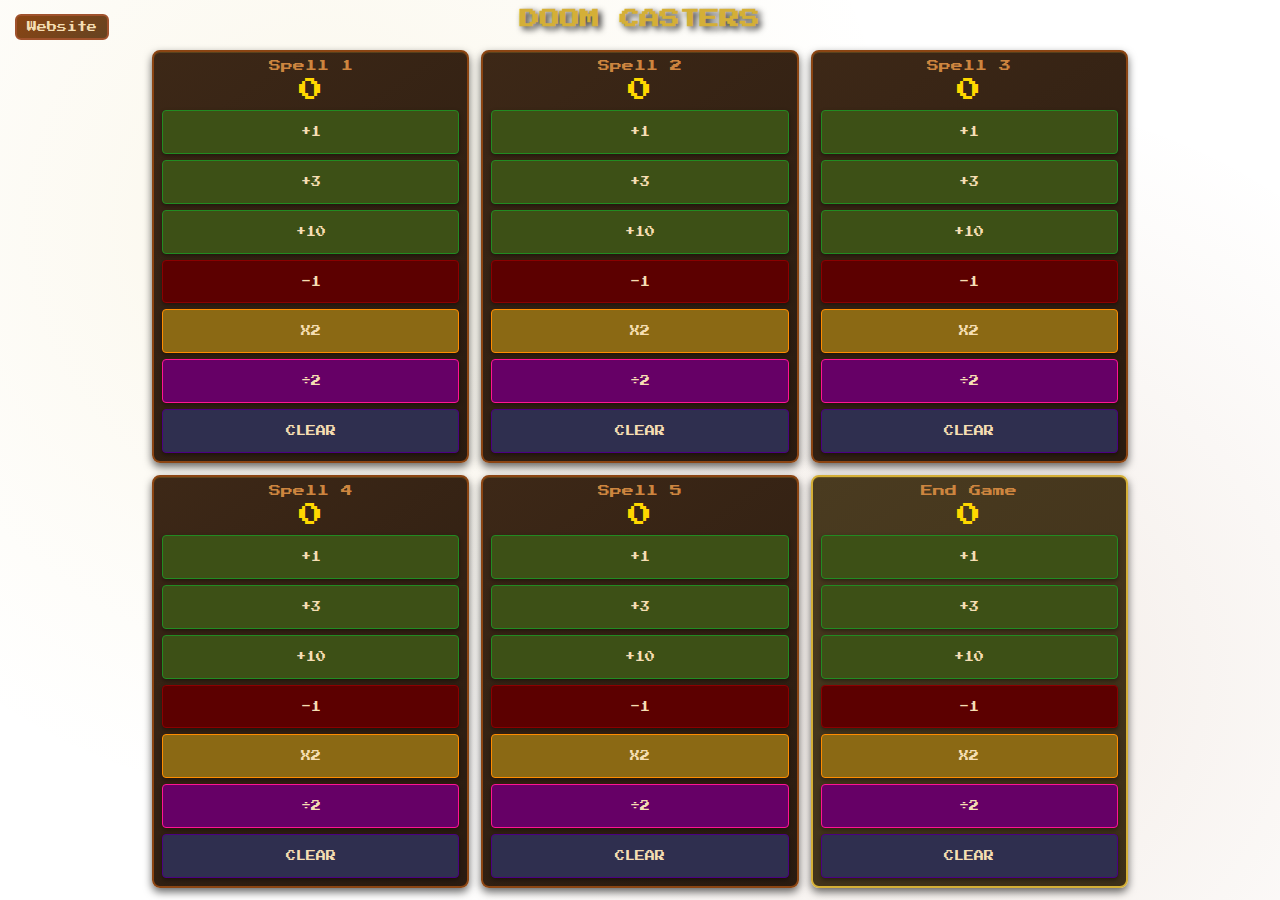
<file: calculator.html>
<!DOCTYPE html>

<html lang="en">
<head>
  <meta charset="UTF-8" />
  <meta name="viewport" content="width=device-width, initial-scale=1.0" />
  <title>Doom Casters</title>
  <link href="https://fonts.googleapis.com/css2?family=Press+Start+2P&display=swap" rel="stylesheet">
  <style>
    * {
      margin: 0;
      padding: 0;
      box-sizing: border-box;
    }

    html, body {
      width: 100%;
      height: 100%;
    }

    body {
      background: linear-gradient(135deg, #2c1810 0%, #1a0f08 100%);
      color: #d4af37;
      font-family: 'Press Start 2P', monospace;
      display: flex;
      flex-direction: column;
      align-items: center;
      overflow: auto;
      background-image:
        radial-gradient(circle at 25% 25%, rgba(212, 175, 55, 0.1) 0%, transparent 50%),
        radial-gradient(circle at 75% 75%, rgba(139, 69, 19, 0.1) 0%, transparent 50%);
    }

    .title {
      font-size: clamp(8px, 2.5vw, 20px);
      margin: clamp(5px, 1vh, 20px) 0;
      text-align: center;
      text-shadow: 3px 3px 6px rgba(0, 0, 0, 0.8);
      width: 100%;
    }

    .container {
      display: grid;
      grid-template-columns: repeat(3, 1fr);
      grid-template-rows: repeat(2, 1fr);
      gap: clamp(2px, 1vw, 12px);
      flex: 1;
      width: 100%;
      max-width: 1000px;
      height: 100%;
      padding: clamp(5px, 1vw, 12px);
    }

    .number-box {
      background: linear-gradient(145deg, #3d2817, #2a1b10);
      border: 2px solid #8b4513;
      border-radius: 8px;
      display: flex;
      flex-direction: column;
      justify-content: flex-start;
      height: 100%;
      width: 100%;
      box-shadow: 0 4px 8px rgba(0, 0, 0, 0.6), inset 0 1px 0 rgba(212, 175, 55, 0.2);
      position: relative;
      padding: 8px;
    }

    .number-box::before {
      content: '';
      position: absolute;
      top: -2px; left: -2px; right: -2px; bottom: -2px;
      background: linear-gradient(45deg, #d4af37, #8b4513, #d4af37);
      border-radius: 10px;
      z-index: -1;
      opacity: 0.3;
    }

    .label {
      font-size: clamp(6px, 1vw, 12px);
      color: #cd853f;
      text-align: center;
      margin-bottom: 6px;
    }

    .number-display {
      font-size: clamp(12px, 2vw, 24px);
      color: #ffd700;
      text-align: center;
      margin-bottom: 8px;
      min-height: 24px;
    }

    .buttons {
      display: flex;
      flex-direction: column;
      justify-content: space-between;
      gap: 6px;
      flex: 1;
    }

    .button {
      background: linear-gradient(145deg, #8b4513, #654321);
      border: 1px solid #a0522d;
      color: #f5deb3;
      font-family: 'Press Start 2P', monospace;
      font-size: clamp(6px, 1vw, 10px);
      padding: 6px;
      border-radius: 4px;
      text-align: center;
      text-transform: uppercase;
      cursor: pointer;
      transition: all 0.2s ease;
      box-shadow: 0 2px 4px rgba(0, 0, 0, 0.4);
      flex: 1;
    }

    .button:hover {
      background: linear-gradient(145deg, #a0522d, #8b4513);
      transform: translateY(-1px);
    }

    .button:active {
      transform: translateY(1px);
    }

    .button.add { background: #3d5016; border-color: #228b22; }
    .button.subtract { background: #5c0000; border-color: #8b0000; }
    .button.multiply { background: #8b6914; border-color: #ff8c00; }
    .button.divide { background: #660066; border-color: #ff1493; }
    .button.clear { background: #2f2f4f; border-color: #4b0082; }

    .total-area {
      border-color: #d4af37;
      background: linear-gradient(145deg, #4a3b20, #3d2f18);
    }

    .back-button {
      position: absolute;
      top: clamp(5px, 1.5vh, 15px);
      left: clamp(5px, 1.5vw, 15px);
      background: linear-gradient(145deg, #8b4513, #654321);
      border: 2px solid #a0522d;
      color: #f5deb3;
      font-family: 'Press Start 2P', monospace;
      font-size: clamp(4px, 1vw, 10px);
      padding: 6px 10px;
      cursor: pointer;
      border-radius: 6px;
      z-index: 1000;
    }
  </style>
</head>
<body>
  <button class="back-button" onclick="window.open('https://www.doomcasters.com')">Website</button>
  <h1 class="title">DOOM CASTERS</h1>

  <div class="container">
    <!-- Spell boxes -->
    <script>
      const spellNames = ['Spell 1', 'Spell 2', 'Spell 3', 'Spell 4', 'Spell 5', 'End Game'];
      for (let i = 0; i < spellNames.length; i++) {
        document.write(`
          <div class="number-box ${i === 5 ? 'total-area' : ''}">
            <div class="label">${spellNames[i]}</div>
            <div class="number-display" id="number-${i}">0</div>
            <div class="buttons">
              <button class="button add" onclick="addOne(${i})">+1</button>
              <button class="button add" onclick="addThree(${i})">+3</button>
              <button class="button add" onclick="addTen(${i})">+10</button>
              <button class="button subtract" onclick="subtractOne(${i})">-1</button>
              <button class="button multiply" onclick="multiplyTwo(${i})">x2</button>
              <button class="button divide" onclick="divideTwo(${i})">÷2</button>
              <button class="button clear" onclick="clearNumber(${i})">Clear</button>
            </div>
          </div>
        `);
      }
    </script>
  </div>


  <script>
    let numbers = Array(6).fill(0);

    function updateDisplay(index) {
      document.getElementById(`number-${index}`).textContent = numbers[index];
    }

    function addOne(index) {
      numbers[index]++;
      updateDisplay(index);
    }

    function addThree(index) {
      numbers[index] += 3;
      updateDisplay(index);
    }

    function addTen(index) {
      numbers[index] += 10;
      updateDisplay(index);
    }

    function subtractOne(index) {
      numbers[index]--;
      updateDisplay(index);
    }

    function multiplyTwo(index) {
      numbers[index] *= 2;
      updateDisplay(index);
    }

    function divideTwo(index) {
      numbers[index] = Math.floor(numbers[index] / 2);
      updateDisplay(index);
    }

    function clearNumber(index) {
      numbers[index] = 0;
      updateDisplay(index);
    }
  </script>
</body>
</html>
</file>
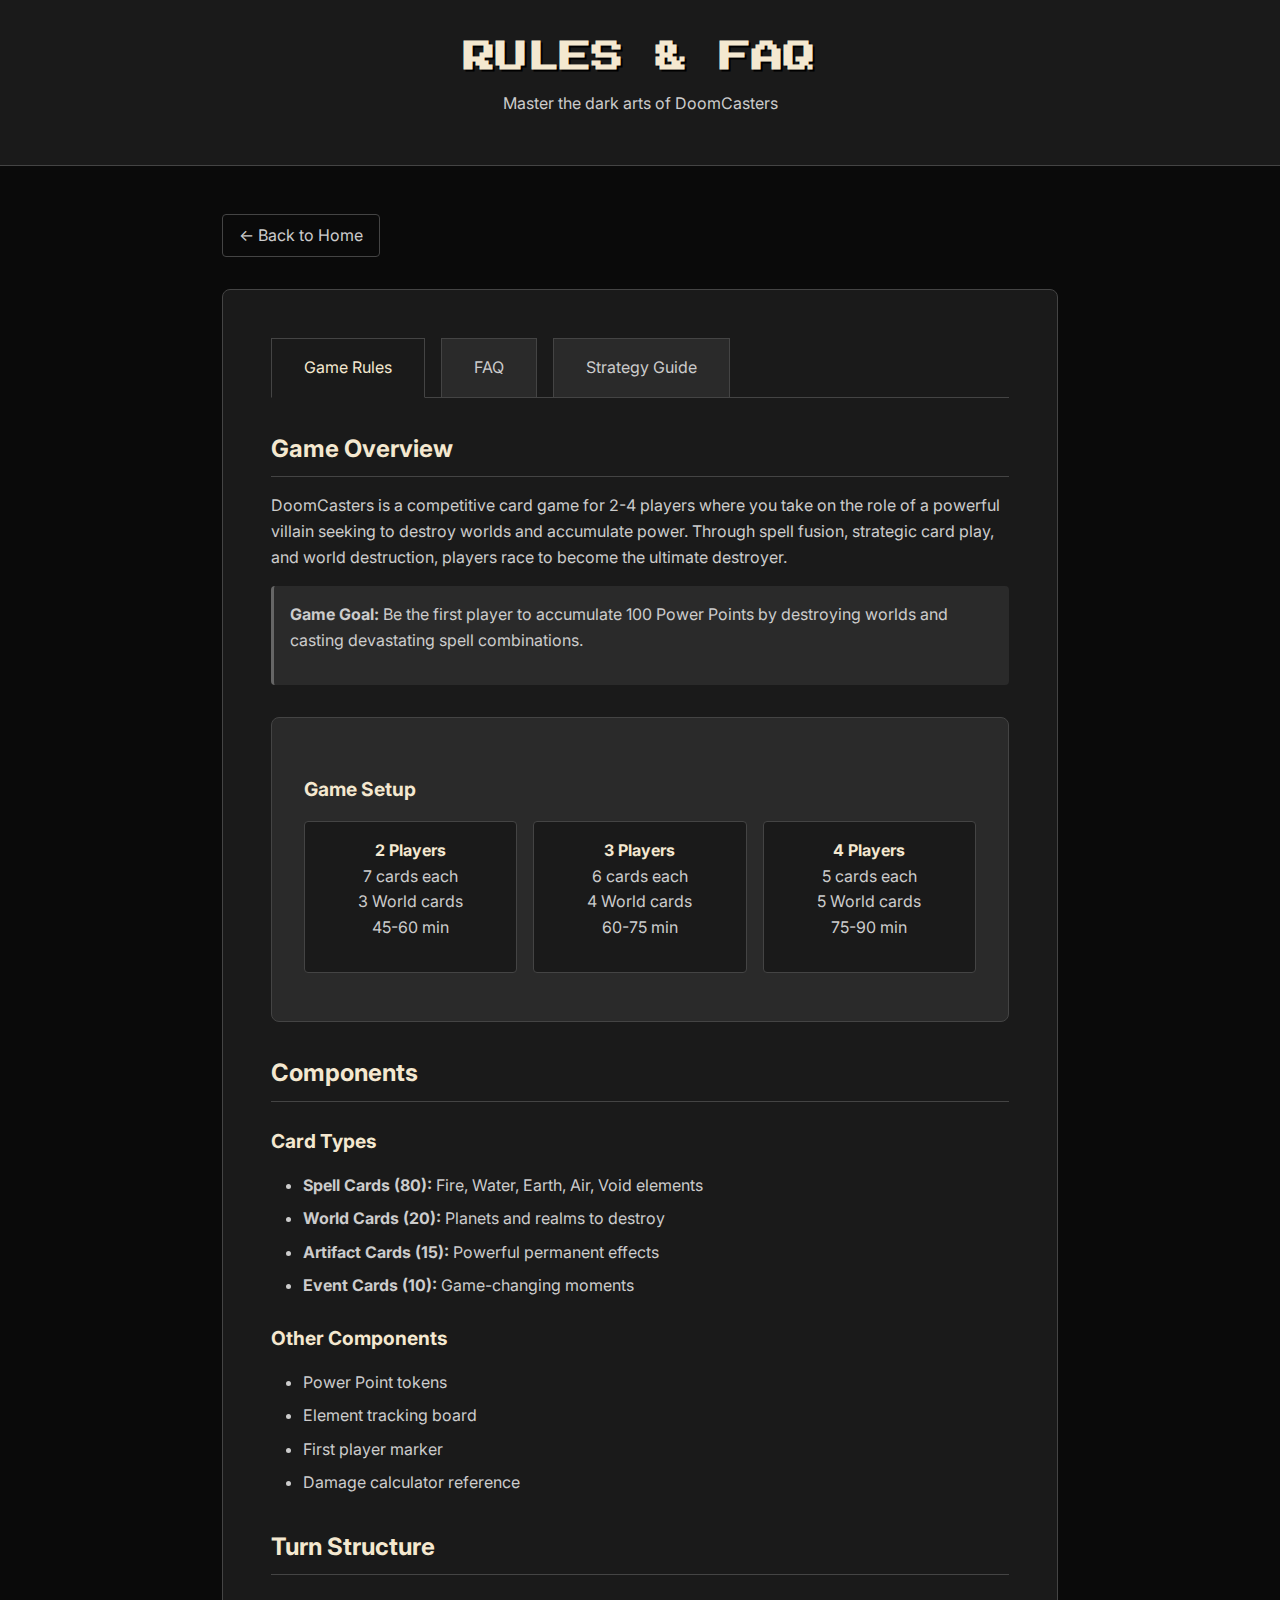
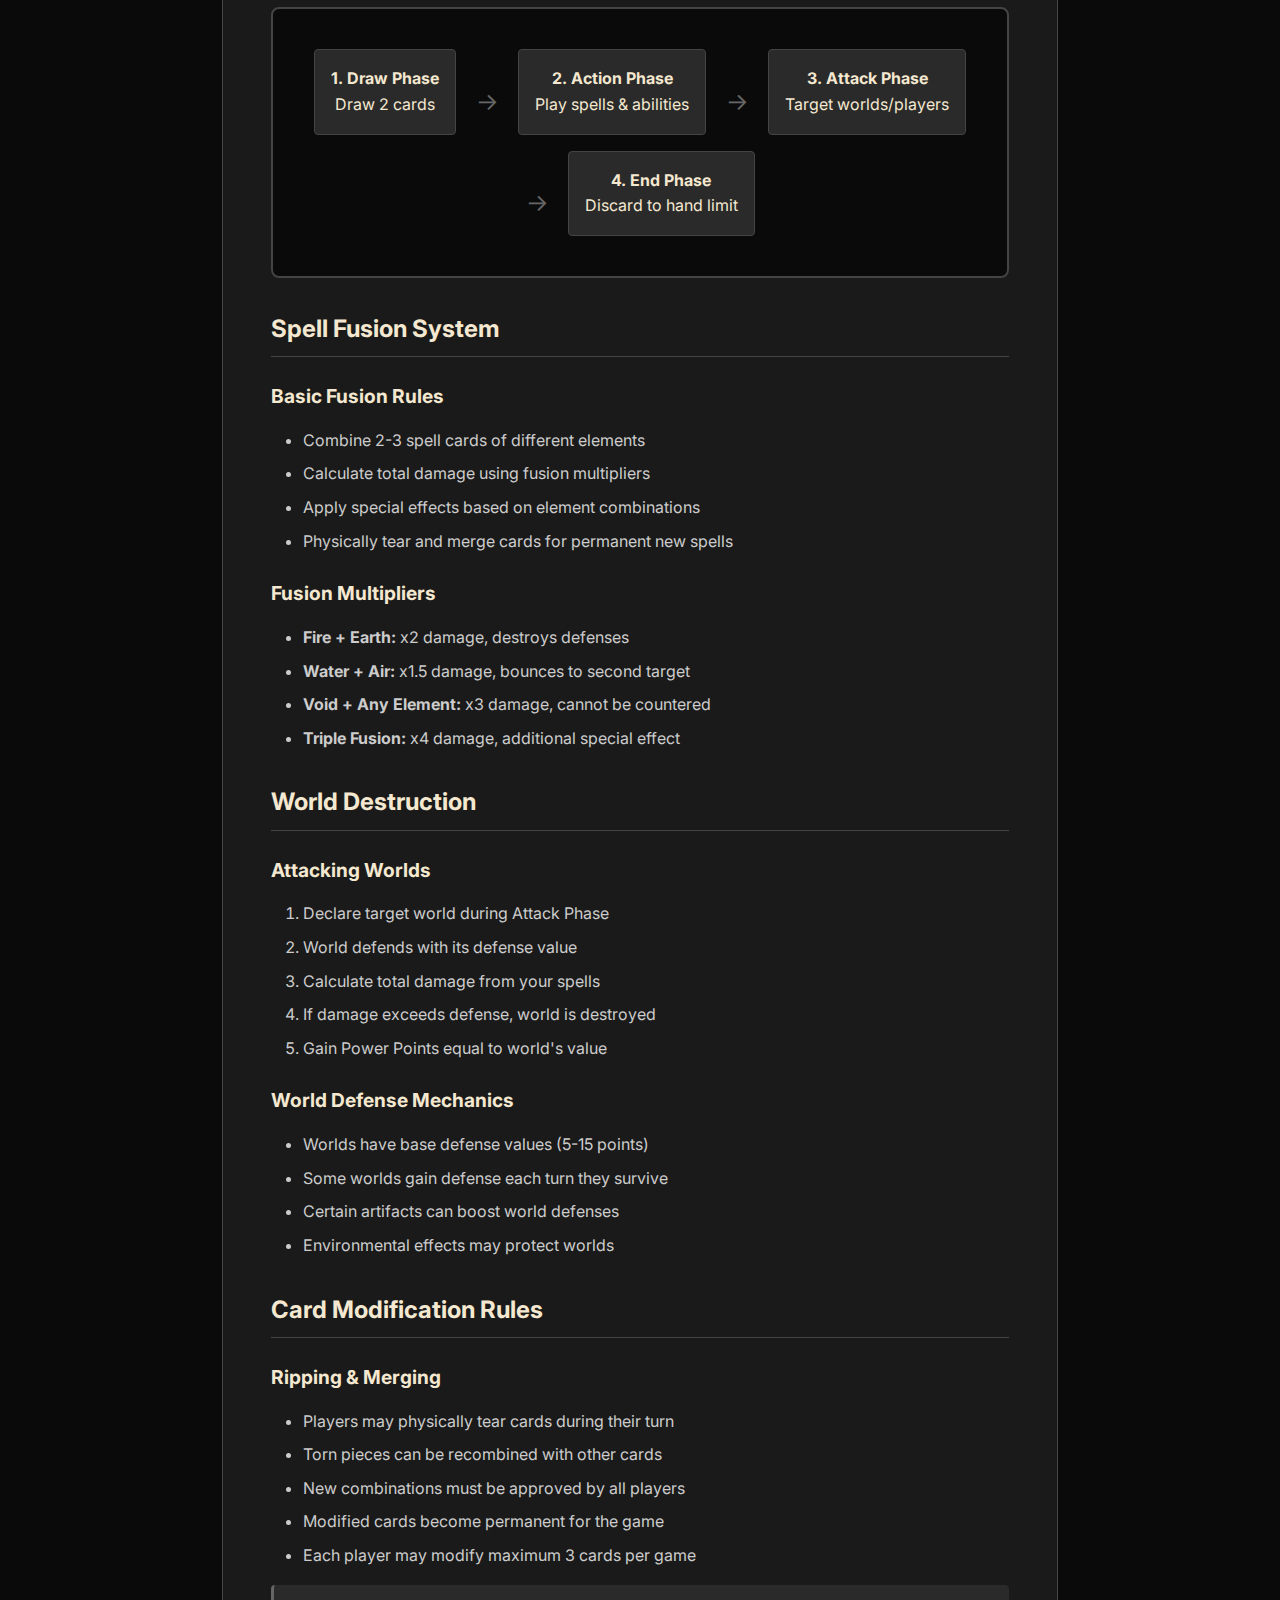
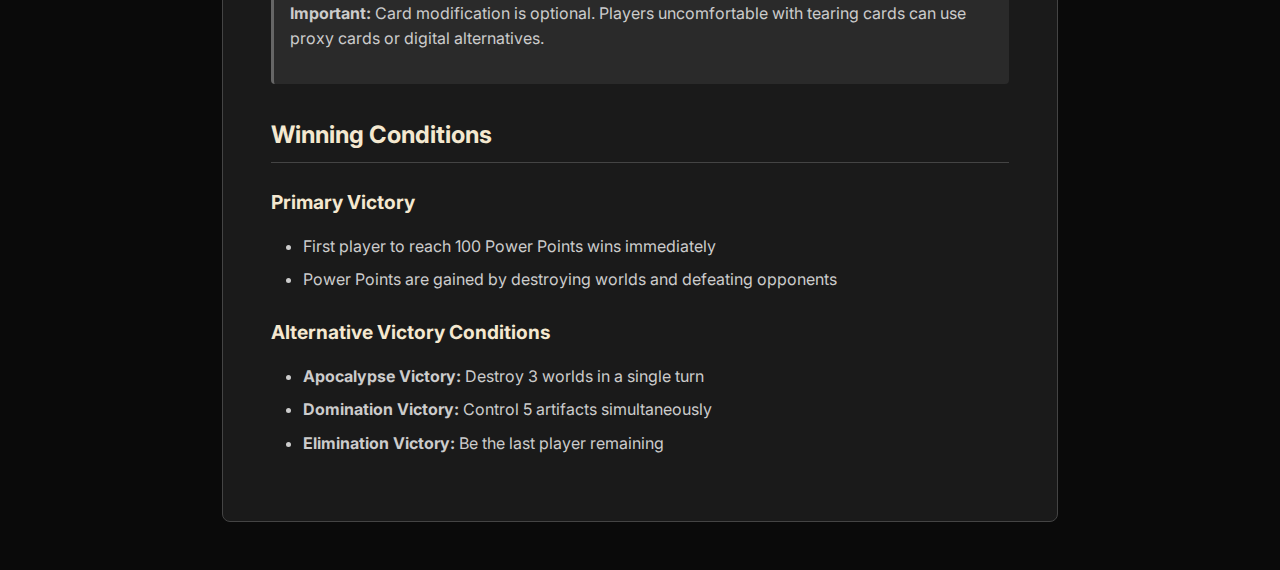
<file: faq.html>
<!DOCTYPE html>
<html lang="en">
<head>
    <meta charset="UTF-8">
    <meta name="viewport" content="width=device-width, initial-scale=1.0">
    <title>Rules & FAQ - DoomCasters</title>
    <link href="https://fonts.googleapis.com/css2?family=Press+Start+2P&family=Inter:wght@300;400;600;700&display=swap" rel="stylesheet">
    <style>
        * {
            margin: 0;
            padding: 0;
            box-sizing: border-box;
        }

        :root {
            --primary-bg: #0a0a0a;
            --secondary-bg: #1a1a1a;
            --accent-bg: #2a2a2a;
            --text-primary: #f4e8d0;
            --text-secondary: #ccc;
            --text-muted: #888;
            --border-color: #444;
            --accent-color: #666;
        }

        body {
            font-family: 'Inter', sans-serif;
            background: var(--primary-bg);
            color: var(--text-primary);
            line-height: 1.6;
        }

        .pixel-font {
            font-family: 'Press Start 2P', cursive;
        }

        .header {
            background: var(--secondary-bg);
            border-bottom: 1px solid var(--border-color);
            padding: 2rem 0;
            text-align: center;
        }

        .header h1 {
            font-size: 2rem;
            margin-bottom: 0.5rem;
            text-shadow: 2px 2px 0 #000;
        }

        .header p {
            color: var(--text-secondary);
        }

        .container {
            max-width: 900px;
            margin: 0 auto;
            padding: 3rem 2rem;
        }

        .back-link {
            display: inline-block;
            color: var(--text-secondary);
            text-decoration: none;
            margin-bottom: 2rem;
            padding: 0.5rem 1rem;
            border: 1px solid var(--border-color);
            border-radius: 4px;
            transition: all 0.3s;
        }

        .back-link:hover {
            color: var(--text-primary);
            border-color: var(--accent-color);
        }

        .content {
            background: var(--secondary-bg);
            border: 1px solid var(--border-color);
            border-radius: 8px;
            padding: 3rem;
        }

        .tab-container {
            display: flex;
            margin-bottom: 2rem;
            border-bottom: 1px solid var(--border-color);
        }

        .tab {
            padding: 1rem 2rem;
            background: var(--accent-bg);
            border: 1px solid var(--border-color);
            color: var(--text-secondary);
            cursor: pointer;
            transition: all 0.3s;
            margin-right: 1rem;
            border-bottom: none;
        }

        .tab.active {
            background: var(--secondary-bg);
            color: var(--text-primary);
            border-bottom: 1px solid var(--secondary-bg);
            margin-bottom: -1px;
        }

        .tab-content {
            display: none;
        }

        .tab-content.active {
            display: block;
        }

        h2 {
            font-size: 1.5rem;
            color: var(--text-primary);
            margin: 2rem 0 1rem 0;
            border-bottom: 1px solid var(--border-color);
            padding-bottom: 0.5rem;
        }

        h2:first-child {
            margin-top: 0;
        }

        h3 {
            font-size: 1.2rem;
            color: var(--text-primary);
            margin: 1.5rem 0 0.5rem 0;
        }

        p {
            margin-bottom: 1rem;
            color: var(--text-secondary);
        }

        ul, ol {
            margin: 1rem 0 1rem 2rem;
            color: var(--text-secondary);
        }

        li {
            margin-bottom: 0.5rem;
        }

        .highlight {
            background: var(--accent-bg);
            padding: 1rem;
            border-left: 3px solid var(--accent-color);
            margin: 1rem 0;
            border-radius: 4px;
        }

        .faq-item {
            background: var(--accent-bg);
            border: 1px solid var(--border-color);
            border-radius: 4px;
            margin-bottom: 1rem;
            overflow: hidden;
        }

        .faq-question {
            padding: 1rem;
            cursor: pointer;
            transition: background 0.3s;
            display: flex;
            justify-content: space-between;
            align-items: center;
        }

        .faq-question:hover {
            background: var(--secondary-bg);
        }

        .faq-answer {
            padding: 0 1rem;
            max-height: 0;
            overflow: hidden;
            transition: all 0.3s ease;
        }

        .faq-answer.open {
            padding: 1rem;
            max-height: 500px;
        }

        .faq-icon {
            transition: transform 0.3s;
        }

        .faq-icon.open {
            transform: rotate(180deg);
        }

        .game-setup {
            background: var(--accent-bg);
            border: 1px solid var(--border-color);
            border-radius: 8px;
            padding: 2rem;
            margin: 2rem 0;
        }

        .player-count {
            display: grid;
            grid-template-columns: repeat(auto-fit, minmax(200px, 1fr));
            gap: 1rem;
            margin: 1rem 0;
        }

        .player-card {
            background: var(--secondary-bg);
            border: 1px solid var(--border-color);
            border-radius: 4px;
            padding: 1rem;
            text-align: center;
        }

        .search-box {
            margin-bottom: 2rem;
            position: relative;
        }

        .search-input {
            width: 100%;
            padding: 0.75rem;
            border: 1px solid var(--border-color);
            background: var(--accent-bg);
            color: var(--text-primary);
            border-radius: 4px;
            font-size: 1rem;
        }

        .search-input::placeholder {
            color: var(--text-muted);
        }

        .phase-diagram {
            background: var(--primary-bg);
            border: 2px solid var(--border-color);
            border-radius: 8px;
            padding: 2rem;
            margin: 2rem 0;
            text-align: center;
        }

        .phase-step {
            display: inline-block;
            background: var(--accent-bg);
            border: 1px solid var(--border-color);
            border-radius: 4px;
            padding: 1rem;
            margin: 0.5rem;
            min-width: 120px;
            text-align: center;
        }

        .phase-arrow {
            font-size: 1.5rem;
            color: var(--accent-color);
            margin: 0 0.5rem;
        }

        @media (max-width: 768px) {
            .container {
                padding: 2rem 1rem;
            }

            .content {
                padding: 2rem;
            }

            .header h1 {
                font-size: 1.5rem;
            }

            .tab-container {
                flex-direction: column;
            }

            .tab {
                margin-right: 0;
                margin-bottom: 0.5rem;
            }

            .player-count {
                grid-template-columns: 1fr;
            }

            .phase-step {
                display: block;
                margin: 0.5rem 0;
            }

            .phase-arrow {
                display: block;
                transform: rotate(90deg);
            }
        }
    </style>
</head>
<body>
    <div class="header">
        <h1 class="pixel-font">RULES & FAQ</h1>
        <p>Master the dark arts of DoomCasters</p>
    </div>

    <div class="container">
        <a href="index.html" class="back-link">← Back to Home</a>
        
        <div class="content">
            <div class="tab-container">
                <div class="tab active" onclick="showTab('rules')">Game Rules</div>
                <div class="tab" onclick="showTab('faq')">FAQ</div>
                <div class="tab" onclick="showTab('strategy')">Strategy Guide</div>
            </div>

            <!-- GAME RULES TAB -->
            <div id="rules" class="tab-content active">
                <h2>Game Overview</h2>
                <p>DoomCasters is a competitive card game for 2-4 players where you take on the role of a powerful villain seeking to destroy worlds and accumulate power. Through spell fusion, strategic card play, and world destruction, players race to become the ultimate destroyer.</p>

                <div class="highlight">
                    <p><strong>Game Goal:</strong> Be the first player to accumulate 100 Power Points by destroying worlds and casting devastating spell combinations.</p>
                </div>

                <div class="game-setup">
                    <h3>Game Setup</h3>
                    <div class="player-count">
                        <div class="player-card">
                            <h4>2 Players</h4>
                            <p>7 cards each<br>3 World cards<br>45-60 min</p>
                        </div>
                        <div class="player-card">
                            <h4>3 Players</h4>
                            <p>6 cards each<br>4 World cards<br>60-75 min</p>
                        </div>
                        <div class="player-card">
                            <h4>4 Players</h4>
                            <p>5 cards each<br>5 World cards<br>75-90 min</p>
                        </div>
                    </div>
                </div>

                <h2>Components</h2>
                <h3>Card Types</h3>
                <ul>
                    <li><strong>Spell Cards (80):</strong> Fire, Water, Earth, Air, Void elements</li>
                    <li><strong>World Cards (20):</strong> Planets and realms to destroy</li>
                    <li><strong>Artifact Cards (15):</strong> Powerful permanent effects</li>
                    <li><strong>Event Cards (10):</strong> Game-changing moments</li>
                </ul>

                <h3>Other Components</h3>
                <ul>
                    <li>Power Point tokens</li>
                    <li>Element tracking board</li>
                    <li>First player marker</li>
                    <li>Damage calculator reference</li>
                </ul>

                <h2>Turn Structure</h2>
                <div class="phase-diagram">
                    <div class="phase-step">
                        <strong>1. Draw Phase</strong><br>
                        Draw 2 cards
                    </div>
                    <span class="phase-arrow">→</span>
                    <div class="phase-step">
                        <strong>2. Action Phase</strong><br>
                        Play spells & abilities
                    </div>
                    <span class="phase-arrow">→</span>
                    <div class="phase-step">
                        <strong>3. Attack Phase</strong><br>
                        Target worlds/players
                    </div>
                    <span class="phase-arrow">→</span>
                    <div class="phase-step">
                        <strong>4. End Phase</strong><br>
                        Discard to hand limit
                    </div>
                </div>

                <h2>Spell Fusion System</h2>
                <h3>Basic Fusion Rules</h3>
                <ul>
                    <li>Combine 2-3 spell cards of different elements</li>
                    <li>Calculate total damage using fusion multipliers</li>
                    <li>Apply special effects based on element combinations</li>
                    <li>Physically tear and merge cards for permanent new spells</li>
                </ul>

                <h3>Fusion Multipliers</h3>
                <ul>
                    <li><strong>Fire + Earth:</strong> x2 damage, destroys defenses</li>
                    <li><strong>Water + Air:</strong> x1.5 damage, bounces to second target</li>
                    <li><strong>Void + Any Element:</strong> x3 damage, cannot be countered</li>
                    <li><strong>Triple Fusion:</strong> x4 damage, additional special effect</li>
                </ul>

                <h2>World Destruction</h2>
                <h3>Attacking Worlds</h3>
                <ol>
                    <li>Declare target world during Attack Phase</li>
                    <li>World defends with its defense value</li>
                    <li>Calculate total damage from your spells</li>
                    <li>If damage exceeds defense, world is destroyed</li>
                    <li>Gain Power Points equal to world's value</li>
                </ol>

                <h3>World Defense Mechanics</h3>
                <ul>
                    <li>Worlds have base defense values (5-15 points)</li>
                    <li>Some worlds gain defense each turn they survive</li>
                    <li>Certain artifacts can boost world defenses</li>
                    <li>Environmental effects may protect worlds</li>
                </ul>

                <h2>Card Modification Rules</h2>
                <h3>Ripping & Merging</h3>
                <ul>
                    <li>Players may physically tear cards during their turn</li>
                    <li>Torn pieces can be recombined with other cards</li>
                    <li>New combinations must be approved by all players</li>
                    <li>Modified cards become permanent for the game</li>
                    <li>Each player may modify maximum 3 cards per game</li>
                </ul>

                <div class="highlight">
                    <p><strong>Important:</strong> Card modification is optional. Players uncomfortable with tearing cards can use proxy cards or digital alternatives.</p>
                </div>

                <h2>Winning Conditions</h2>
                <h3>Primary Victory</h3>
                <ul>
                    <li>First player to reach 100 Power Points wins immediately</li>
                    <li>Power Points are gained by destroying worlds and defeating opponents</li>
                </ul>

                <h3>Alternative Victory Conditions</h3>
                <ul>
                    <li><strong>Apocalypse Victory:</strong> Destroy 3 worlds in a single turn</li>
                    <li><strong>Domination Victory:</strong> Control 5 artifacts simultaneously</li>
                    <li><strong>Elimination Victory:</strong> Be the last player remaining</li>
                </ul>
            </div>

            <!-- FAQ TAB -->
            <div id="faq" class="tab-content">
                <div class="search-box">
                    <input type="text" class="search-input" placeholder="Search FAQ..." id="faqSearch" onkeyup="filterFAQ()">
                </div>

                <h2>Frequently Asked Questions</h2>

                <div class="faq-item" data-keywords="setup players cards beginning start">
                    <div class="faq-question" onclick="toggleFAQ(this)">
                        <span><strong>How do I set up my first game?</strong></span>
                        <span class="faq-icon">▼</span>
                    </div>
                    <div class="faq-answer">
                        <p>1. Shuffle the spell deck and deal cards based on player count (see Game Setup section)</p>
                        <p>2. Place world cards in the center equal to player count + 1</p>
                        <p>3. Each player starts with 10 Power Points</p>
                        <p>4. Randomly determine first player</p>
                        <p>5. Begin with the first player's turn</p>
                    </div>
                </div>

                <div class="faq-item" data-keywords="spell fusion combine cards damage calculate">
                    <div class="faq-question" onclick="toggleFAQ(this)">
                        <span><strong>How does spell fusion work exactly?</strong></span>
                        <span class="faq-icon">▼</span>
                    </div>
                    <div class="faq-answer">
                        <p>Spell fusion allows you to combine 2-3 different element cards:</p>
                        <p>1. Choose spell cards of different elements from your hand</p>
                        <p>2. Add their base damage values together</p>
                        <p>3. Apply the fusion multiplier based on element combination</p>
                        <p>4. Apply any special effects from the fusion</p>
                        <p>Example: Fire (3 damage) + Water (2 damage) = 5 damage x1.2 multiplier = 6 total damage</p>
                    </div>
                </div>

                <div class="faq-item" data-keywords="rip tear cards modify permanent damage">
                    <div class="faq-question" onclick="toggleFAQ(this)">
                        <span><strong>Do I really have to tear up my cards?</strong></span>
                        <span class="faq-icon">▼</span>
                    </div>
                    <div class="faq-answer">
                        <p>No! Card tearing is completely optional. You have several alternatives:</p>
                        <p>• Use the included proxy cards for modifications</p>
                        <p>• Use sleeves and dry-erase markers</p>
                        <p>• Download and print modification sheets</p>
                        <p>• Play digitally with the companion app</p>
                        <p>The tearing mechanic is for players who enjoy the tactile experience, but it's never required.</p>
                    </div>
                </div>

                <div class="faq-item" data-keywords="world defense attack destroy power points">
                    <div class="faq-question" onclick="toggleFAQ(this)">
                        <span><strong>How do world defenses work?</strong></span>
                        <span class="faq-icon">▼</span>
                    </div>
                    <div class="faq-answer">
                        <p>Each world has a defense value printed on the card:</p>
                        <p>• Your total spell damage must exceed this value to destroy the world</p>
                        <p>• Some worlds have special defense abilities</p>
                        <p>• Other players cannot defend worlds during your attack</p>
                        <p>• If you fail to destroy a world, it gains +1 defense permanently</p>
                        <p>• Successfully destroying a world gives you its Power Point value</p>
                    </div>
                </div>

                <div class="faq-item" data-keywords="artifacts permanent effects stack">
                    <div class="faq-question" onclick="toggleFAQ(this)">
                        <span><strong>How do artifacts work?</strong></span>
                        <span class="faq-icon">▼</span>
                    </div>
                    <div class="faq-answer">
                        <p>Artifacts provide permanent effects while in play:</p>
                        <p>• Play during your Action Phase for the artifact cost</p>
                        <p>• Effects remain active until the artifact is destroyed</p>
                        <p>• You can control multiple artifacts simultaneously</p>
                        <p>• Some artifacts have triggered abilities</p>
                        <p>• Artifacts can be targeted and destroyed by certain spells</p>
                    </div>
                </div>

                <div class="faq-item" data-keywords="void element special powerful counter">
                    <div class="faq-question" onclick="toggleFAQ(this)">
                        <span><strong>What makes Void spells special?</strong></span>
                        <span class="faq-icon">▼</span>
                    </div>
                    <div class="faq-answer">
                        <p>Void is the most powerful but rarest element:</p>
                        <p>• Void spells cannot be countered or negated</p>
                        <p>• Void fusion multipliers are higher than other combinations</p>
                        <p>• Only 10 Void cards exist in the entire deck</p>
                        <p>• Void spells ignore most defensive abilities</p>
                        <p>• Some artifacts specifically interact with Void magic</p>
                    </div>
                </div>

                <div class="faq-item" data-keywords="hand limit discard maximum cards turn">
                    <div class="faq-question" onclick="toggleFAQ(this)">
                        <span><strong>Is there a hand size limit?</strong></span>
                        <span class="faq-icon">▼</span>
                    </div>
                    <div class="faq-answer">
                        <p>Yes, hand size is limited:</p>
                        <p>• Maximum 8 cards in hand at end of turn</p>
                        <p>• During your turn, you can hold any number of cards</p>
                        <p>• At end of turn, discard down to 8 cards</p>
                        <p>• Some artifacts can modify your hand limit</p>
                        <p>• Choose which cards to discard strategically</p>
                    </div>
                </div>

                <div class="faq-item" data-keywords="multiplayer target players damage attack">
                    <div class="faq-question" onclick="toggleFAQ(this)">
                        <span><strong>Can I attack other players directly?</strong></span>
                        <span class="faq-icon">▼</span>
                    </div>
                    <div class="faq-answer">
                        <p>Yes, but with restrictions:</p>
                        <p>• You can target players who have 30+ Power Points</p>
                        <p>• Successful attacks steal half their Power Points (rounded down)</p>
                        <p>• Players can defend using defensive spells</p>
                        <p>• Attacking players is riskier than attacking worlds</p>
                        <p>• Some spells specifically target players regardless of Power Points</p>
                    </div>
                </div>

                <div class="faq-item" data-keywords="calculator damage app digital tool">
                    <div class="faq-question" onclick="toggleFAQ(this)">
                        <span><strong>Do I need the damage calculator?</strong></span>
                        <span class="faq-icon">▼</span>
                    </div>
                    <div class="faq-answer">
                        <p>The damage calculator is helpful but not required:</p>
                        <p>• Available free at calculator.doomcasters.com</p>
                        <p>• Automatically calculates fusion multipliers</p>
                        <p>• Tracks complex spell combinations</p>
                        <p>• You can calculate damage manually using the reference sheet</p>
                        <p>• Especially useful for 3+ card fusions</p>
                    </div>
                </div>

                <div class="faq-item" data-keywords="tournament competitive play rules official">
                    <div class="faq-question" onclick="toggleFAQ(this)">
                        <span><strong>Are there official tournament rules?</strong></span>
                        <span class="faq-icon">▼</span>
                    </div>
                    <div class="faq-answer">
                        <p>Yes, official tournament rules include:</p>
                        <p>• No card modification allowed in tournaments</p>
                        <p>• Standardized deck compositions</p>
                        <p>• Time limits: 90 minutes per game</p>
                        <p>• Specific tiebreaker procedures</p>
                        <p>• Judge calls for disputed interactions</p>
                        <p>• Full rules available in the tournament guide PDF</p>
                    </div>
                </div>
            </div>

            <!-- STRATEGY GUIDE TAB -->
            <div id="strategy" class="tab-content">
                <h2>Strategy Guide</h2>
                <p>Master these strategies to become the ultimate DoomCaster and dominate your opponents.</p>

                <h3>Early Game Strategy</h3>
                <ul>
                    <li><strong>Prioritize easy worlds:</strong> Target low-defense worlds for quick Power Points</li>
                    <li><strong>Build your hand:</strong> Don't spend all cards immediately; plan fusion combinations</li>
                    <li><strong>Watch opponents:</strong> Track what elements other players are collecting</li>
                    <li><strong>Save Void cards:</strong> Void is powerful late game; don't waste it early</li>
                </ul>

                <h3>Spell Fusion Mastery</h3>
                <h4>Best Fusion Combinations</h4>
                <ul>
                    <li><strong>Fire + Earth + Void:</strong> Maximum damage output for tough worlds</li>
                    <li><strong>Water + Air:</strong> Efficient multi-target attacks</li>
                    <li><strong>Fire + Void:</strong> High damage that can't be countered</li>
                    <li><strong>Earth + Water + Air:</strong> Balanced damage with utility effects</li>
                </ul>

                <h4>When to Fuse vs. Single Spells</h4>
                <ul>
                    <li>Use single spells for quick, low-cost attacks</li>
                    <li>Fuse when you need to overcome high defenses</li>
                    <li>Triple fusions for game-ending plays</li>
                    <li>Consider hand management when deciding to fuse</li>
                </ul>

                <h3>Resource Management</h3>
                <h4>Power Point Economy</h4>
                <ul>
                    <li>Don't hoard Power Points; invest in artifacts</li>
                    <li>Balance between aggressive play and defense</li>
                    <li>Consider the 30-point attack threshold</li>
                    <li>Use Power Points to acquire better cards when possible</li>
                </ul>

                <h4>Hand Management</h4>
                <ul>
                    <li>Maintain element diversity in your hand</li>
                    <li>Don't hold too many of the same element</li>
                    <li>Plan your discards strategically</li>
                    <li>Sometimes drawing extra cards is better than playing spells</li>
                </ul>

                <h3>Advanced Tactics</h3>
                <h4>World Selection</h4>
                <ul>
                    <li><strong>High-value worlds:</strong> Worth the extra effort late game</li>
                    <li><strong>Special ability worlds:</strong> Destroy these before they become problematic</li>
                    <li><strong>Defensive worlds:</strong> Target these when opponents are weak</li>
                    <li><strong>Chain destruction:</strong> Some worlds make others easier to destroy</li>
                </ul>

                <h4>Artifact Priorities</h4>
                <ul>
                    <li><strong>Maw's Embrace:</strong> Increases Void spell effectiveness</li>
                    <li><strong>Elemental Conduits:</strong> Reduce fusion costs</li>
                    <li><strong>World Shields:</strong> Protect valuable worlds from opponents</li>
                    <li><strong>Power Amplifiers:</strong> Multiply your Power Point generation</li>
                </ul>

                <h3>Multiplayer Dynamics</h3>
                <h4>Player Interaction</h4>
                <ul>
                    <li>Form temporary alliances against the leader</li>
                    <li>Trade information about world defenses</li>
                    <li>Time your attacks to avoid retaliation</li>
                    <li>Use politics to redirect opponents' attention</li>
                </ul>

                <h4>End Game Tactics</h4>
                <ul>
                    <li>Watch for opponents nearing 100 Power Points</li>
                    <li>Save defensive spells for crucial moments</li>
                    <li>Consider alternative victory conditions</li>
                    <li>Don't reveal your winning hand too early</li>
                </ul>

                <h3>Common Mistakes to Avoid</h3>
                <ul>
                    <li><strong>Overextending:</strong> Don't spend all resources on one attack</li>
                    <li><strong>Ignoring defense:</strong> Some defensive preparation is necessary</li>
                    <li><strong>Poor fusion timing:</strong> Save big combinations for important moments</li>
                    <li><strong>Tunnel vision:</strong> Adapt your strategy based on board state</li>
                    <li><strong>Neglecting artifacts:</strong> Permanent effects compound over time</li>
                </ul>

                <div class="highlight">
                    <p><strong>Pro Tip:</strong> The best DoomCasters adapt their strategy based on what other players are doing. Stay flexible and always have a backup plan!</p>
                </div>

                <h3>Practice Scenarios</h3>
                <h4>Scenario 1: Behind in Points</h4>
                <p>When trailing, focus on high-risk, high-reward plays. Target the leader's resources and look for alternative victory conditions. Consider more aggressive fusion strategies even if they're resource-intensive.</p>

                <h4>Scenario 2: Leading the Game</h4>
                <p>When ahead, play more conservatively. Defend your position, make efficient plays, and don't give opponents opportunities to catch up. Focus on consistent Power Point generation.</p>

                <h4>Scenario 3: Close End Game</h4>
                <p>When multiple players are near victory, every decision matters. Analyze all possible plays, consider what opponents might do, and position yourself for the optimal final turn.</p>
            </div>
        </div>
    </div>

    <script>
        function showTab(tabName) {
            // Hide all tab contents
            const tabContents = document.querySelectorAll('.tab-content');
            tabContents.forEach(content => content.classList.remove('active'));
            
            // Remove active class from all tabs
            const tabs = document.querySelectorAll('.tab');
            tabs.forEach(tab => tab.classList.remove('active'));
            
            // Show selected tab content
            document.getElementById(tabName).classList.add('active');
            
            // Add active class to clicked tab
            event.target.classList.add('active');
        }

        function toggleFAQ(element) {
            const answer = element.nextElementSibling;
            const icon = element.querySelector('.faq-icon');
            
            answer.classList.toggle('open');
            icon.classList.toggle('open');
        }

        function filterFAQ() {
            const searchTerm = document.getElementById('faqSearch').value.toLowerCase();
            const faqItems = document.querySelectorAll('.faq-item');
            
            faqItems.forEach(item => {
                const keywords = item.getAttribute('data-keywords').toLowerCase();
                const question = item.querySelector('.faq-question span').textContent.toLowerCase();
                const answer = item.querySelector('.faq-answer').textContent.toLowerCase();
                
                if (keywords.includes(searchTerm) || 
                    question.includes(searchTerm) || 
                    answer.includes(searchTerm) ||
                    searchTerm === '') {
                    item.style.display = 'block';
                } else {
                    item.style.display = 'none';
                }
            });
        }

        // Auto-open FAQ items if they match search
        document.getElementById('faqSearch').addEventListener('input', function() {
            const searchTerm = this.value.toLowerCase();
            if (searchTerm.length > 2) {
                const faqItems = document.querySelectorAll('.faq-item');
                faqItems.forEach(item => {
                    if (item.style.display !== 'none') {
                        const answer = item.querySelector('.faq-answer');
                        const icon = item.querySelector('.faq-icon');
                        if (!answer.classList.contains('open')) {
                            answer.classList.add('open');
                            icon.classList.add('open');
                        }
                    }
                });
            }
        });
    </script>
</body>
</html>
</file>
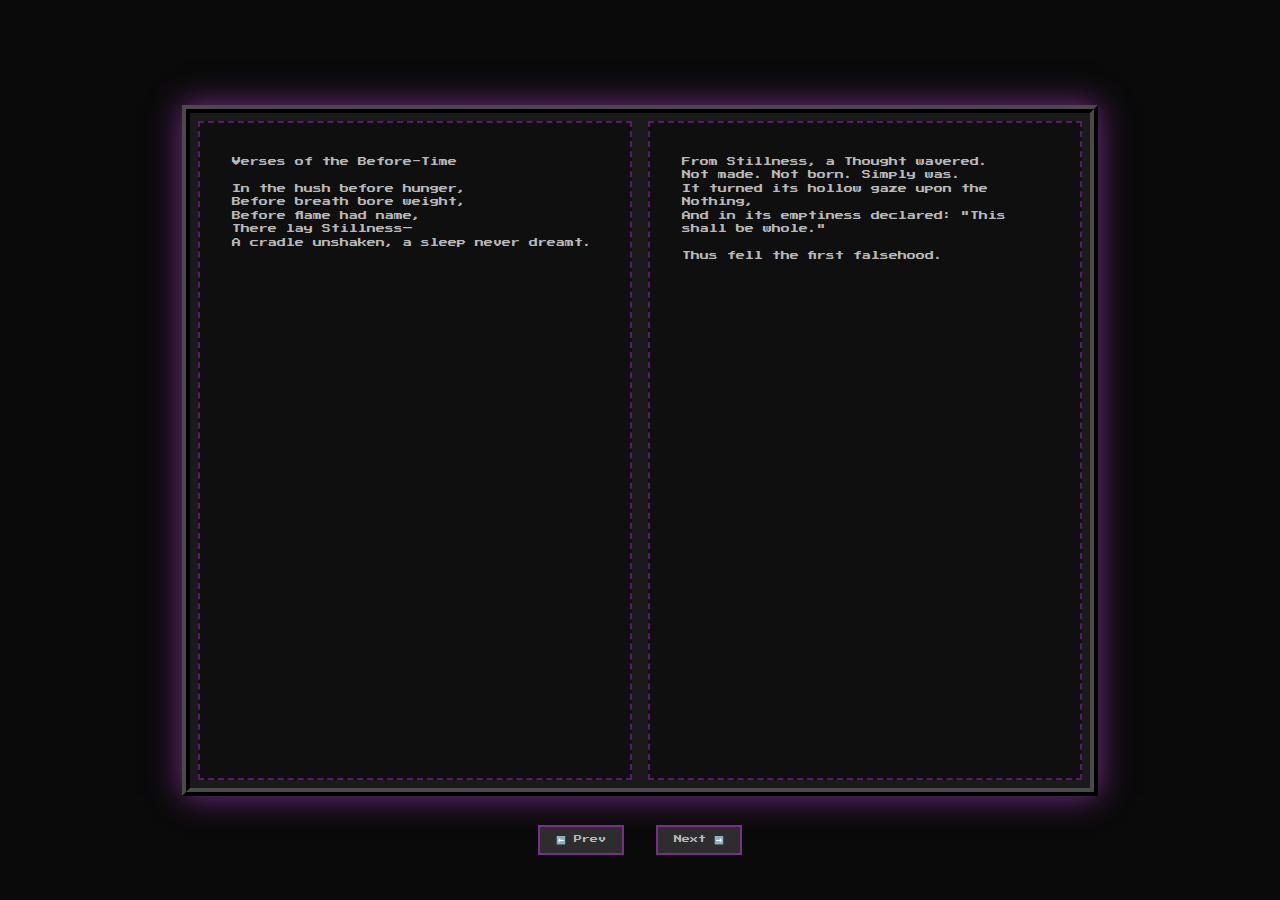
<file: lore.html>
<!DOCTYPE html>
<html lang="en">
<head>
  <meta charset="UTF-8" />
  <meta name="viewport" content="width=device-width, initial-scale=1.0"/>
  <title>Verses of the Before-Time</title>
  <style>
    @import url('https://fonts.googleapis.com/css2?family=Press+Start+2P&display=swap');

    body {
      margin: 0;
      padding: 0;
      background-color: #0a0a0a;
      color: #b8b8b8;
      font-family: 'Press Start 2P', cursive;
      display: flex;
      justify-content: center;
      align-items: center;
      height: 100vh;
      user-select: none;
    }

    .book {
      width: 90%;
      max-width: 900px;
      height: 75vh;
      background-color: #1a1a1a;
      display: flex;
      box-shadow: 0 0 30px #7b2d8e;
      border: 8px ridge #4a4a4a;
    }

    .page {
      flex: 1;
      padding: 2rem;
      margin: 0.5rem;
      background: #0f0f0f;
      overflow-y: auto;
      white-space: pre-wrap;
      font-size: 9px;
      line-height: 1.5;
      border: 2px dashed #5a1a6b;
    }

    .controls {
      position: absolute;
      bottom: 5%;
      display: flex;
      gap: 2rem;
      justify-content: center;
      width: 100%;
    }

    button {
      background-color: #2d2d2d;
      color: #b8b8b8;
      border: 2px solid #7b2d8e;
      padding: 0.5rem 1rem;
      cursor: pointer;
      font-family: 'Press Start 2P', cursive;
      font-size: 8px;
    }

    button:hover {
      background-color: #5a1a6b;
    }

    ::selection {
      background-color: #7b2d8e;
      color: #ffffff;
    }
  </style>
</head>
<body>
  <div class="book">
    <div id="leftPage" class="page">Loading...</div>
    <div id="rightPage" class="page"></div>
  </div>

  <div class="controls">
    <button onclick="prevPage()">⬅️ Prev</button>
    <button onclick="nextPage()">Next ➡️</button>
  </div>

  <script>
    const pages = `
Verses of the Before-Time

In the hush before hunger,
Before breath bore weight,
Before flame had name,
There lay Stillness—
A cradle unshaken, a sleep never dreamt.
---
From Stillness, a Thought wavered.
Not made. Not born. Simply was.
It turned its hollow gaze upon the Nothing,
And in its emptiness declared: "This shall be whole."

Thus fell the first falsehood.
---
From that fracture, shadows bled.
Not beasts. Not stars. But Questions.
They wandered not to find—but to unravel.
And so began the Era of Mute Echoes.
---
Worlds were not woven; they spilled,
Cracks from a shattered vessel,
Each dripping its own gnawing need.
---
Of Flame and Form

The Eld stood watchless, but wondered.
They touched the lands with thoughts,
Etched winds with intent,
And whispered fire into clay.
---
From that whisper came the Lesser—
Not weak. Not wise. But willing.
They cut stone from stillness,
Fed flame with forests,
Sang names into sky.
---
Some Eld wept. Some turned. One listened.
---
When the Maw Stirred

Not born. Not summoned.
It waited beyond weight, outside time's tether.
It knew no hunger—it was hunger.
---
The Lesser dug deep.
They sang too loud.
They reached, and the veil split.

The Maw did not rise.
It opened.

And the Eld turned away.
---
Of Whispers and Wounds

The brave? They begged.
The cunning? They bargained.
The hollow? They heard.
---
The Maw offered no gift—only license.
To end. To unmake. To taste.
---
And so the Circle of Ruin was drawn,
Not in blood, but in consent.
---
They came not to protect.
They came not to heal.
They came to unravel.

Thus walked the Doomcasters.
---
The Cracking of the Tapestry

Lands turned in on themselves.
Waters boiled with memory.
Skies bled from too many dawns.
Time slipped its tether and ran.
---
Temples fell to silence,
The Eld vanished beneath memory,
The Lesser clawed at sand and spell.
---
But the Doomcasters fulfilled.
Each ruin, an offering.
Each collapse, a song in the Maw’s ear.
---
Fragments from the Void-Scribed Leaves

They built towers to pierce silence,
Stacked on bones, lined with stars.
Their hands bled silver, their tongues spoke stone.

Yet still they thirsted.
---
The Eld did not punish. They waited.
For silence to return.
For the page to turn.
For the maw to widen.
---
Ash Verses

A whisper is not a word.
A name is not a self.
A crown is not a throne.

In the end, all is paper.
And paper burns.
---
Chants of the Broken Glyphs

Hollowed eyes beneath hollow suns.
Spells cast in fear, then fury, then pride.
The skies grew tired of remembering.

So they forgot.
---
Mountains crumbled inward,
Rivers climbed the trees,
And Time began to chew its own tail.
---
The Final Verse

Reader, bearer, breaker
—
The script is not yet ash.
You arrive not first. Nor last.
---
You feel the thrum.
Not desire. Not hope. But the pull.

Perhaps you will rend to protect.
Perhaps only to prove.
---
But know:
Each crack cries.
Each silence listens.
Each name dissolves in the Maw’s mouth.
---
There is no end. Only the closing of the loop.

Step forward. Let the page consume you.
    `.trim().split('---');

    let currentPair = 0;

    function renderPages() {
      const left = pages[currentPair * 2] || '';
      const right = pages[currentPair * 2 + 1] || '';
      document.getElementById('leftPage').textContent = left.trim();
      document.getElementById('rightPage').textContent = right.trim();
    }

    function nextPage() {
      if ((currentPair + 1) * 2 < pages.length) {
        currentPair++;
        renderPages();
      }
    }

    function prevPage() {
      if (currentPair > 0) {
        currentPair--;
        renderPages();
      }
    }

    window.onload = renderPages;
  </script>
</body>
</html>
</file>
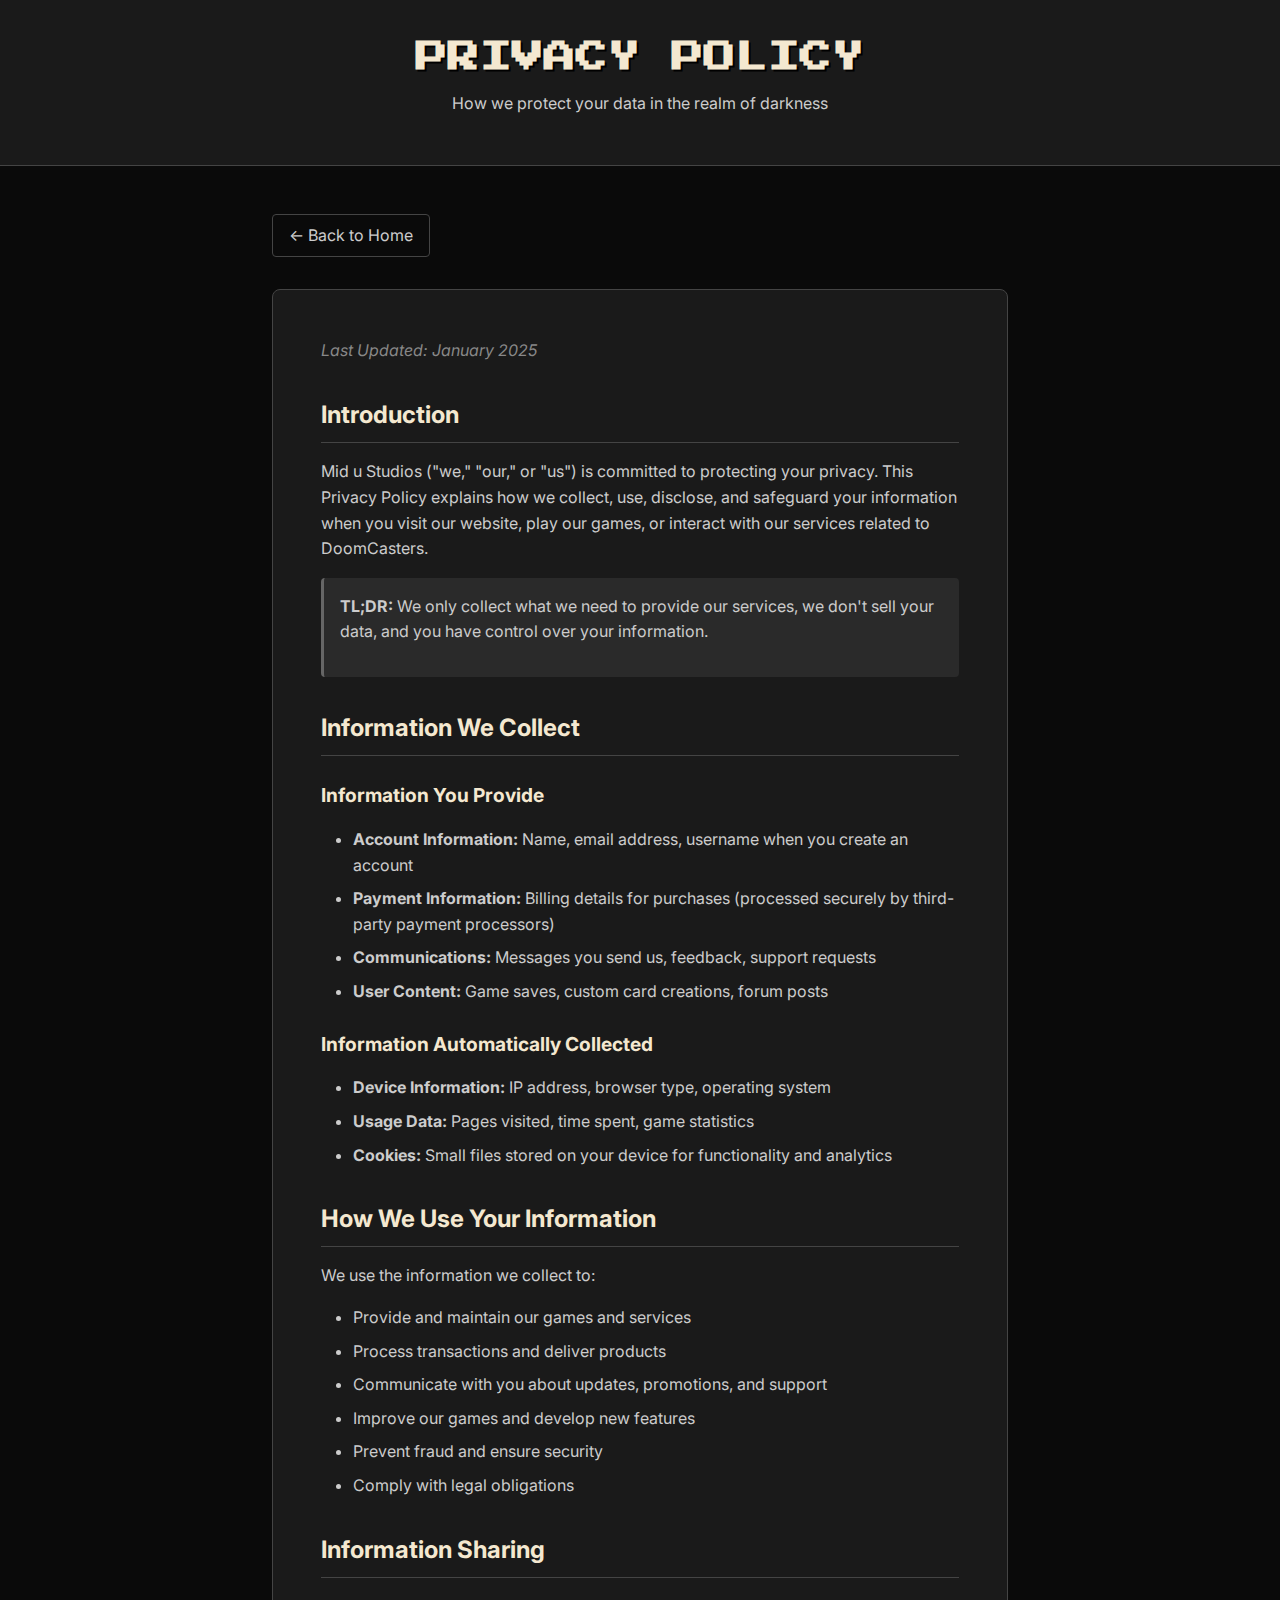
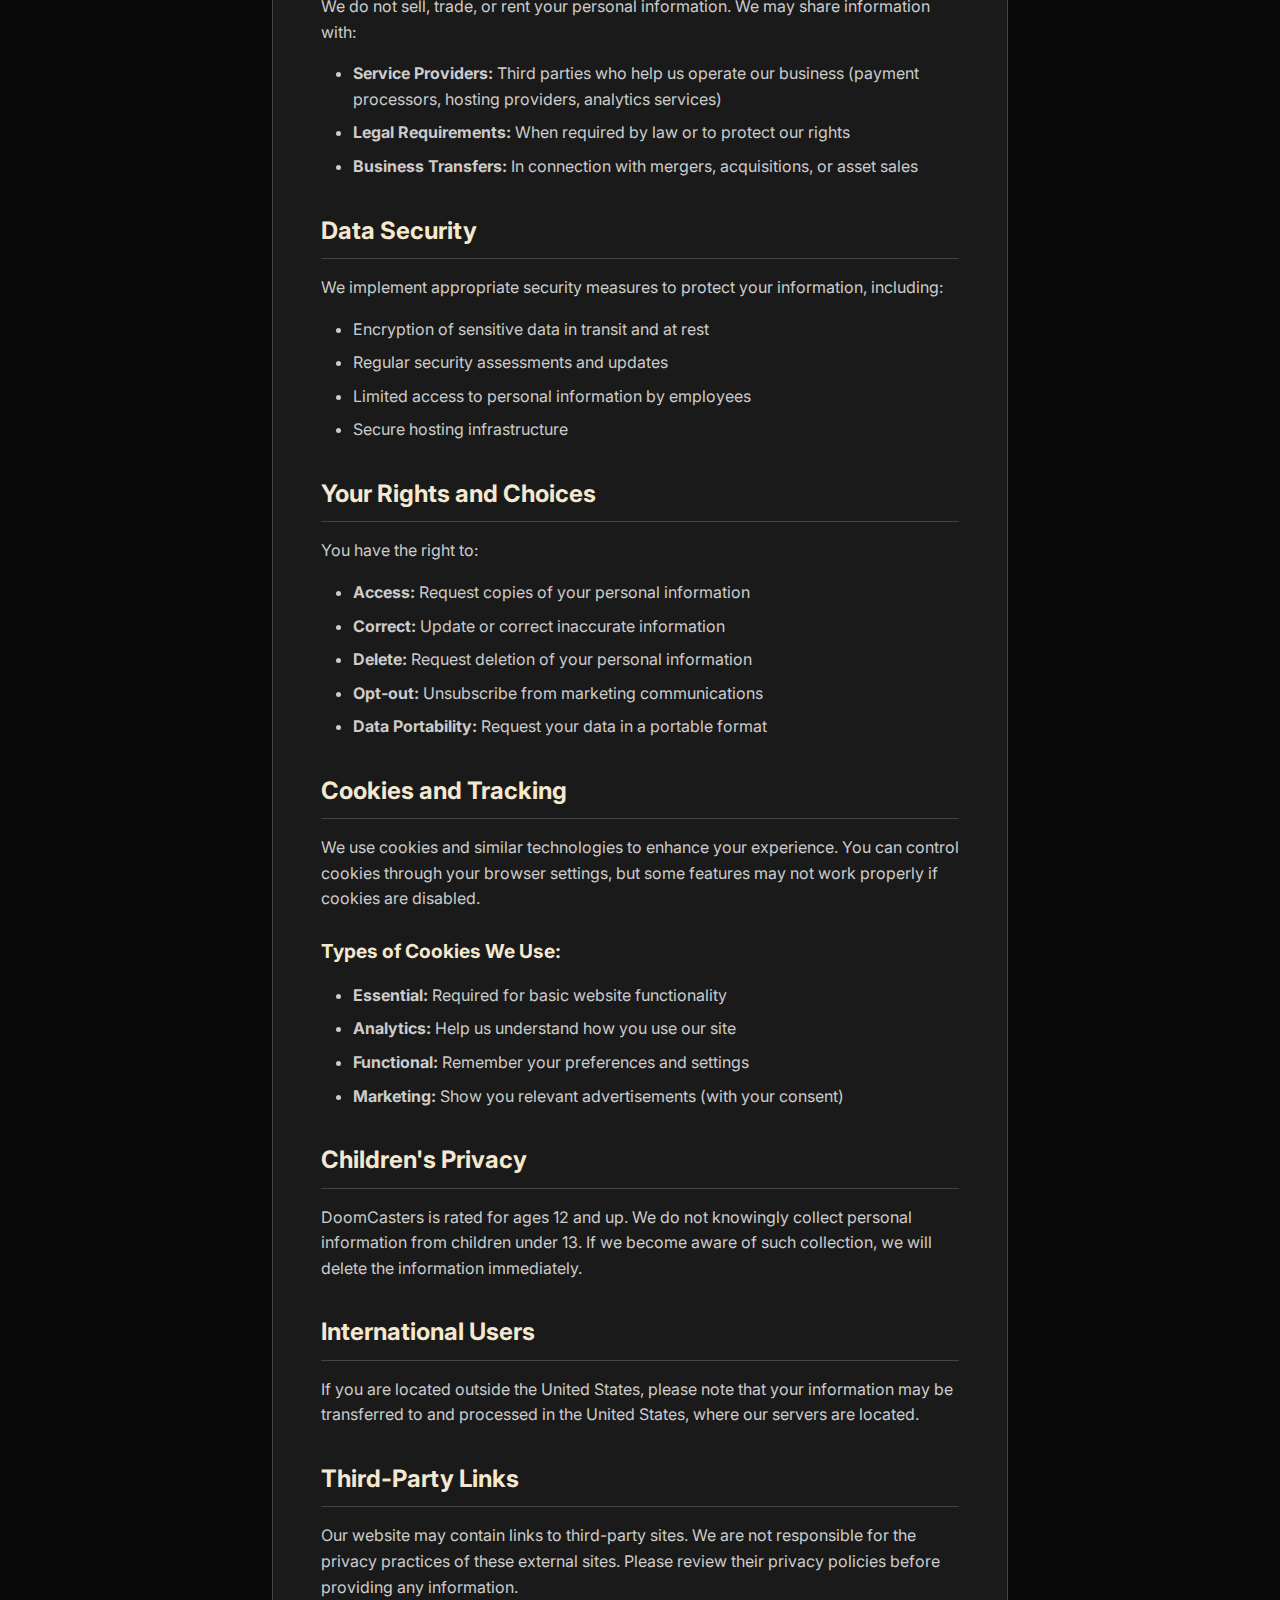
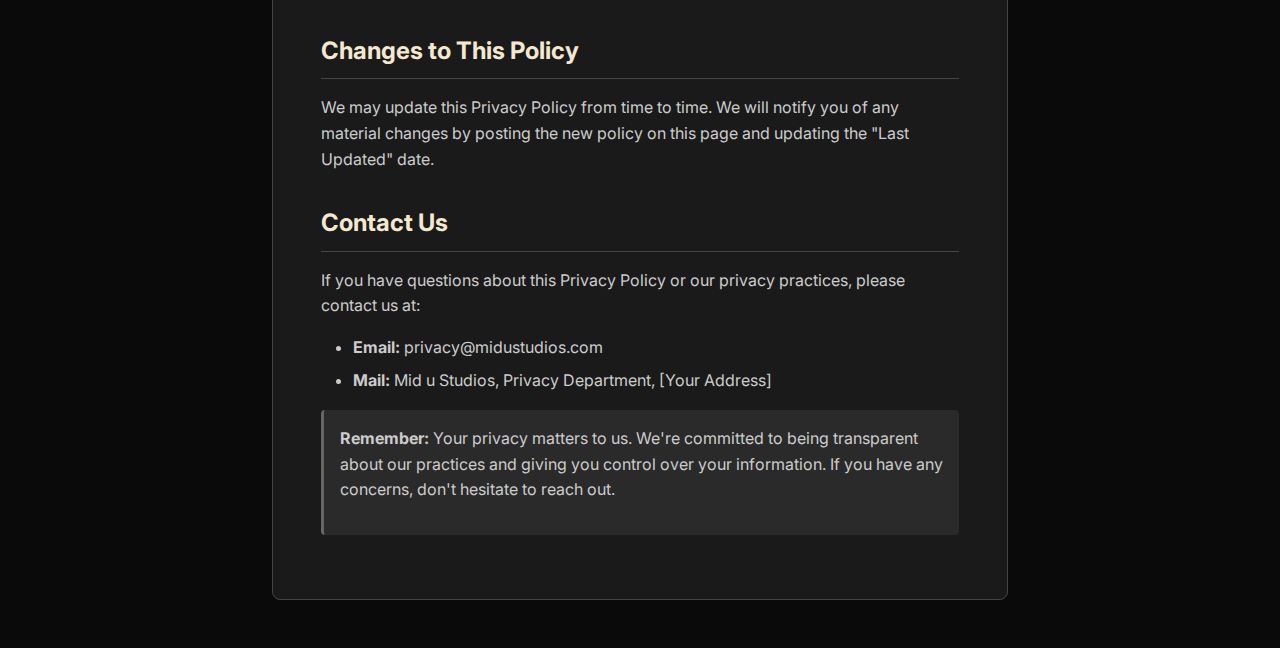
<file: privacy.html>
<!DOCTYPE html>
<html lang="en">
<head>
    <meta charset="UTF-8">
    <meta name="viewport" content="width=device-width, initial-scale=1.0">
    <link rel="icon" type="image/png" href="./images/favicon.png">
    <title>Privacy Policy - DoomCasters</title>
    <link href="https://fonts.googleapis.com/css2?family=Press+Start+2P&family=Inter:wght@300;400;600;700&display=swap" rel="stylesheet">
    <style>
        * {
            margin: 0;
            padding: 0;
            box-sizing: border-box;
        }

        :root {
            --primary-bg: #0a0a0a;
            --secondary-bg: #1a1a1a;
            --accent-bg: #2a2a2a;
            --text-primary: #f4e8d0;
            --text-secondary: #ccc;
            --text-muted: #888;
            --border-color: #444;
            --accent-color: #666;
        }

        body {
            font-family: 'Inter', sans-serif;
            background: var(--primary-bg);
            color: var(--text-primary);
            line-height: 1.6;
        }

        .pixel-font {
            font-family: 'Press Start 2P', cursive;
        }

        .header {
            background: var(--secondary-bg);
            border-bottom: 1px solid var(--border-color);
            padding: 2rem 0;
            text-align: center;
        }

        .header h1 {
            font-size: 2rem;
            margin-bottom: 0.5rem;
            text-shadow: 2px 2px 0 #000;
        }

        .header p {
            color: var(--text-secondary);
        }

        .container {
            max-width: 800px;
            margin: 0 auto;
            padding: 3rem 2rem;
        }

        .back-link {
            display: inline-block;
            color: var(--text-secondary);
            text-decoration: none;
            margin-bottom: 2rem;
            padding: 0.5rem 1rem;
            border: 1px solid var(--border-color);
            border-radius: 4px;
            transition: all 0.3s;
        }

        .back-link:hover {
            color: var(--text-primary);
            border-color: var(--accent-color);
        }

        .content {
            background: var(--secondary-bg);
            border: 1px solid var(--border-color);
            border-radius: 8px;
            padding: 3rem;
        }

        h2 {
            font-size: 1.5rem;
            color: var(--text-primary);
            margin: 2rem 0 1rem 0;
            border-bottom: 1px solid var(--border-color);
            padding-bottom: 0.5rem;
        }

        h2:first-child {
            margin-top: 0;
        }

        h3 {
            font-size: 1.2rem;
            color: var(--text-primary);
            margin: 1.5rem 0 0.5rem 0;
        }

        p {
            margin-bottom: 1rem;
            color: var(--text-secondary);
        }

        ul, ol {
            margin: 1rem 0 1rem 2rem;
            color: var(--text-secondary);
        }

        li {
            margin-bottom: 0.5rem;
        }

        .highlight {
            background: var(--accent-bg);
            padding: 1rem;
            border-left: 3px solid var(--accent-color);
            margin: 1rem 0;
            border-radius: 4px;
        }

        .last-updated {
            color: var(--text-muted);
            font-style: italic;
            margin-bottom: 2rem;
        }

        @media (max-width: 768px) {
            .container {
                padding: 2rem 1rem;
            }

            .content {
                padding: 2rem;
            }

            .header h1 {
                font-size: 1.5rem;
            }

            h2 {
                font-size: 1.3rem;
            }
        }
    </style>
</head>
<body>
    <div class="header">
        <h1 class="pixel-font">PRIVACY POLICY</h1>
        <p>How we protect your data in the realm of darkness</p>
    </div>

    <div class="container">
        <a href="index.html" class="back-link">← Back to Home</a>
        
        <div class="content">
            <p class="last-updated">Last Updated: January 2025</p>

            <h2>Introduction</h2>
            <p>Mid u Studios ("we," "our," or "us") is committed to protecting your privacy. This Privacy Policy explains how we collect, use, disclose, and safeguard your information when you visit our website, play our games, or interact with our services related to DoomCasters.</p>

            <div class="highlight">
                <p><strong>TL;DR:</strong> We only collect what we need to provide our services, we don't sell your data, and you have control over your information.</p>
            </div>

            <h2>Information We Collect</h2>

            <h3>Information You Provide</h3>
            <ul>
                <li><strong>Account Information:</strong> Name, email address, username when you create an account</li>
                <li><strong>Payment Information:</strong> Billing details for purchases (processed securely by third-party payment processors)</li>
                <li><strong>Communications:</strong> Messages you send us, feedback, support requests</li>
                <li><strong>User Content:</strong> Game saves, custom card creations, forum posts</li>
            </ul>

            <h3>Information Automatically Collected</h3>
            <ul>
                <li><strong>Device Information:</strong> IP address, browser type, operating system</li>
                <li><strong>Usage Data:</strong> Pages visited, time spent, game statistics</li>
                <li><strong>Cookies:</strong> Small files stored on your device for functionality and analytics</li>
            </ul>

            <h2>How We Use Your Information</h2>
            <p>We use the information we collect to:</p>
            <ul>
                <li>Provide and maintain our games and services</li>
                <li>Process transactions and deliver products</li>
                <li>Communicate with you about updates, promotions, and support</li>
                <li>Improve our games and develop new features</li>
                <li>Prevent fraud and ensure security</li>
                <li>Comply with legal obligations</li>
            </ul>

            <h2>Information Sharing</h2>
            <p>We do not sell, trade, or rent your personal information. We may share information with:</p>
            <ul>
                <li><strong>Service Providers:</strong> Third parties who help us operate our business (payment processors, hosting providers, analytics services)</li>
                <li><strong>Legal Requirements:</strong> When required by law or to protect our rights</li>
                <li><strong>Business Transfers:</strong> In connection with mergers, acquisitions, or asset sales</li>
            </ul>

            <h2>Data Security</h2>
            <p>We implement appropriate security measures to protect your information, including:</p>
            <ul>
                <li>Encryption of sensitive data in transit and at rest</li>
                <li>Regular security assessments and updates</li>
                <li>Limited access to personal information by employees</li>
                <li>Secure hosting infrastructure</li>
            </ul>

            <h2>Your Rights and Choices</h2>
            <p>You have the right to:</p>
            <ul>
                <li><strong>Access:</strong> Request copies of your personal information</li>
                <li><strong>Correct:</strong> Update or correct inaccurate information</li>
                <li><strong>Delete:</strong> Request deletion of your personal information</li>
                <li><strong>Opt-out:</strong> Unsubscribe from marketing communications</li>
                <li><strong>Data Portability:</strong> Request your data in a portable format</li>
            </ul>

            <h2>Cookies and Tracking</h2>
            <p>We use cookies and similar technologies to enhance your experience. You can control cookies through your browser settings, but some features may not work properly if cookies are disabled.</p>

            <h3>Types of Cookies We Use:</h3>
            <ul>
                <li><strong>Essential:</strong> Required for basic website functionality</li>
                <li><strong>Analytics:</strong> Help us understand how you use our site</li>
                <li><strong>Functional:</strong> Remember your preferences and settings</li>
                <li><strong>Marketing:</strong> Show you relevant advertisements (with your consent)</li>
            </ul>

            <h2>Children's Privacy</h2>
            <p>DoomCasters is rated for ages 12 and up. We do not knowingly collect personal information from children under 13. If we become aware of such collection, we will delete the information immediately.</p>

            <h2>International Users</h2>
            <p>If you are located outside the United States, please note that your information may be transferred to and processed in the United States, where our servers are located.</p>

            <h2>Third-Party Links</h2>
            <p>Our website may contain links to third-party sites. We are not responsible for the privacy practices of these external sites. Please review their privacy policies before providing any information.</p>

            <h2>Changes to This Policy</h2>
            <p>We may update this Privacy Policy from time to time. We will notify you of any material changes by posting the new policy on this page and updating the "Last Updated" date.</p>

            <h2>Contact Us</h2>
            <p>If you have questions about this Privacy Policy or our privacy practices, please contact us at:</p>
            <ul>
                <li><strong>Email:</strong> privacy@midustudios.com</li>
                <li><strong>Mail:</strong> Mid u Studios, Privacy Department, [Your Address]</li>
            </ul>

            <div class="highlight">
                <p><strong>Remember:</strong> Your privacy matters to us. We're committed to being transparent about our practices and giving you control over your information. If you have any concerns, don't hesitate to reach out.</p>
            </div>
        </div>
    </div>
</body>
</html>
</file>
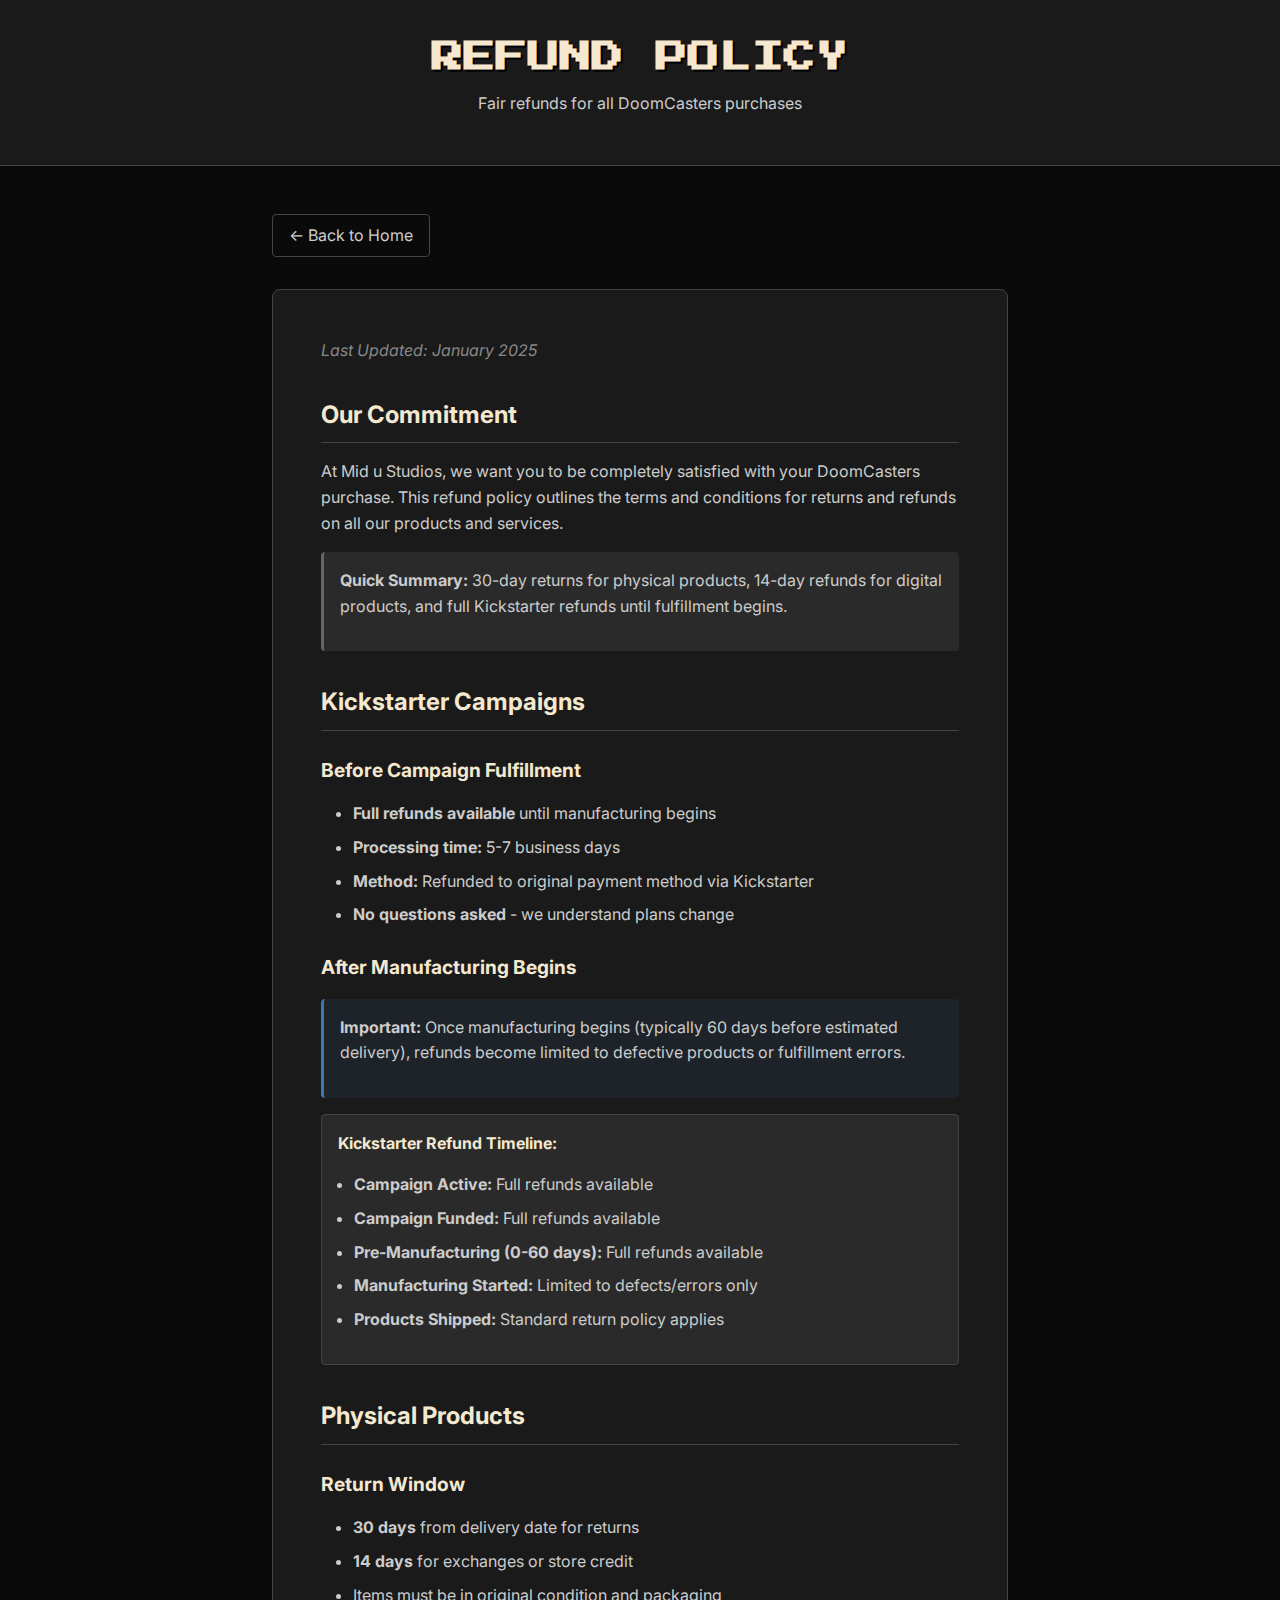
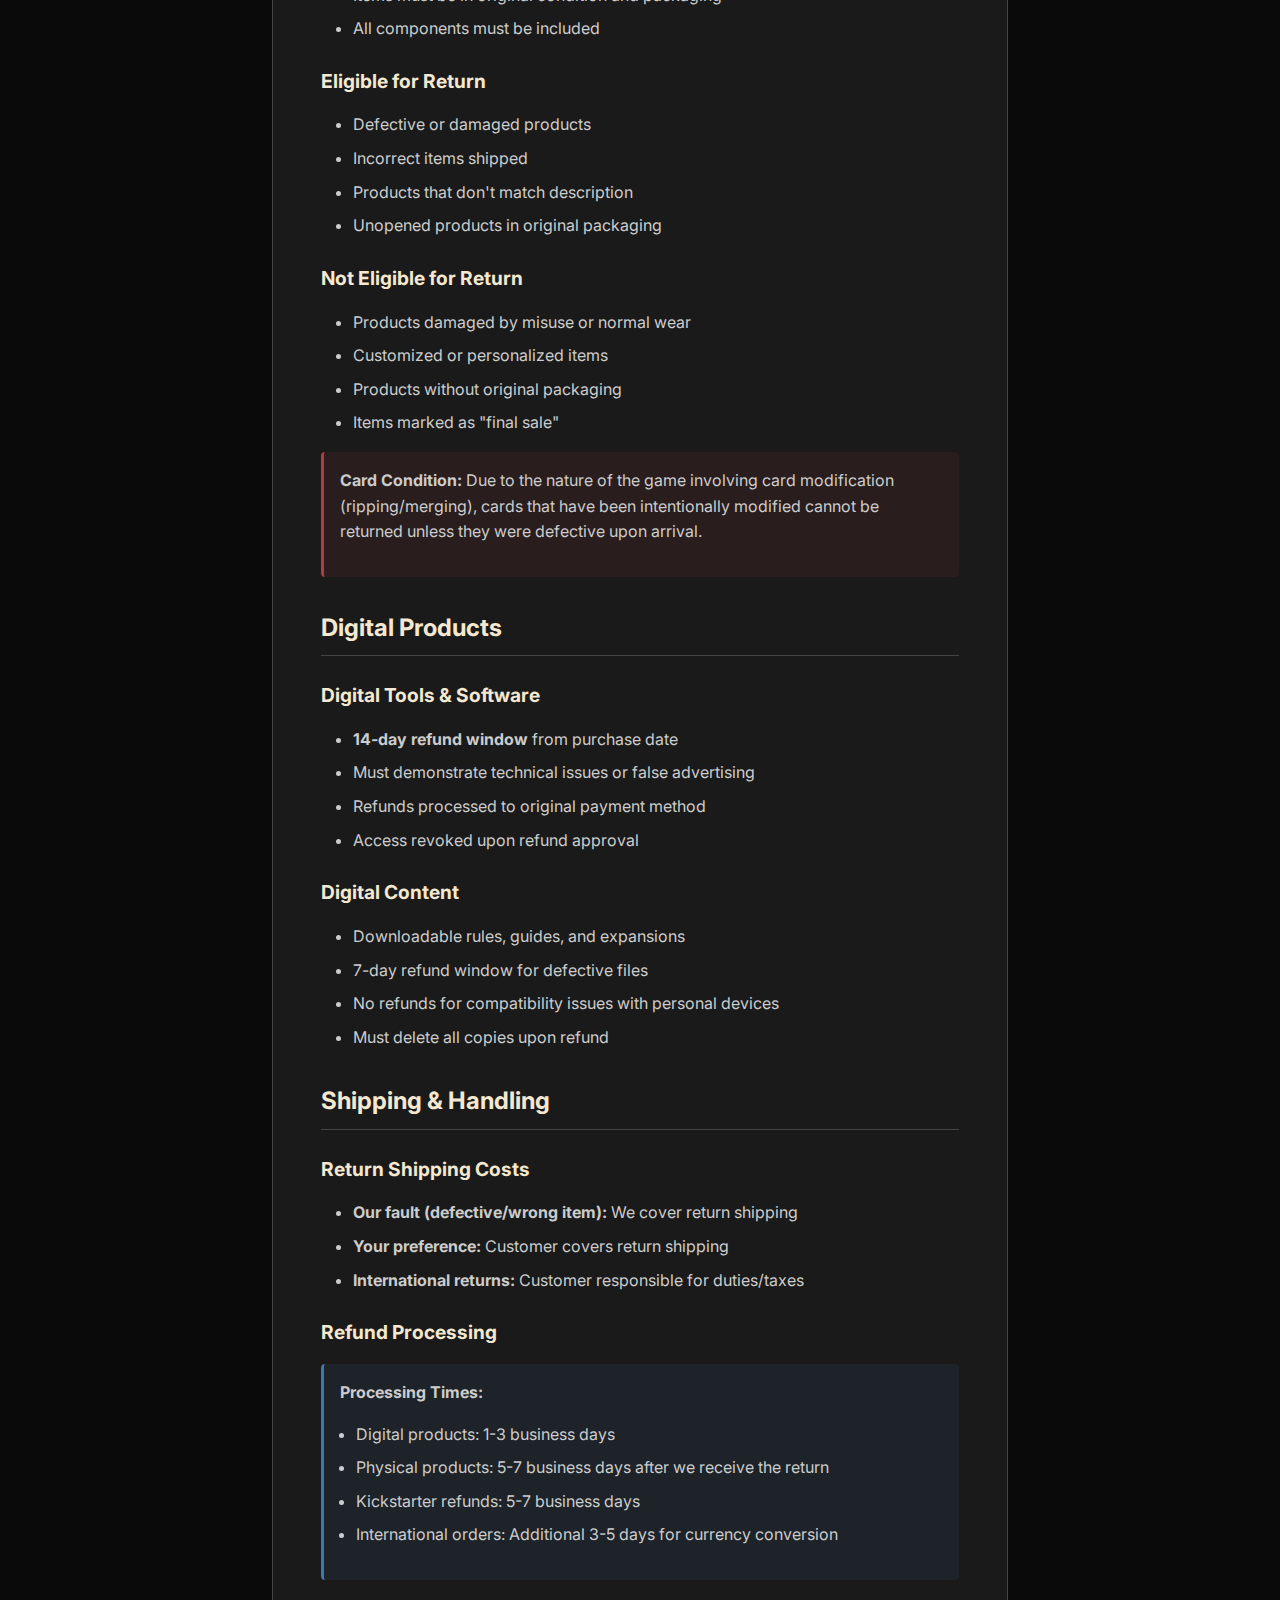
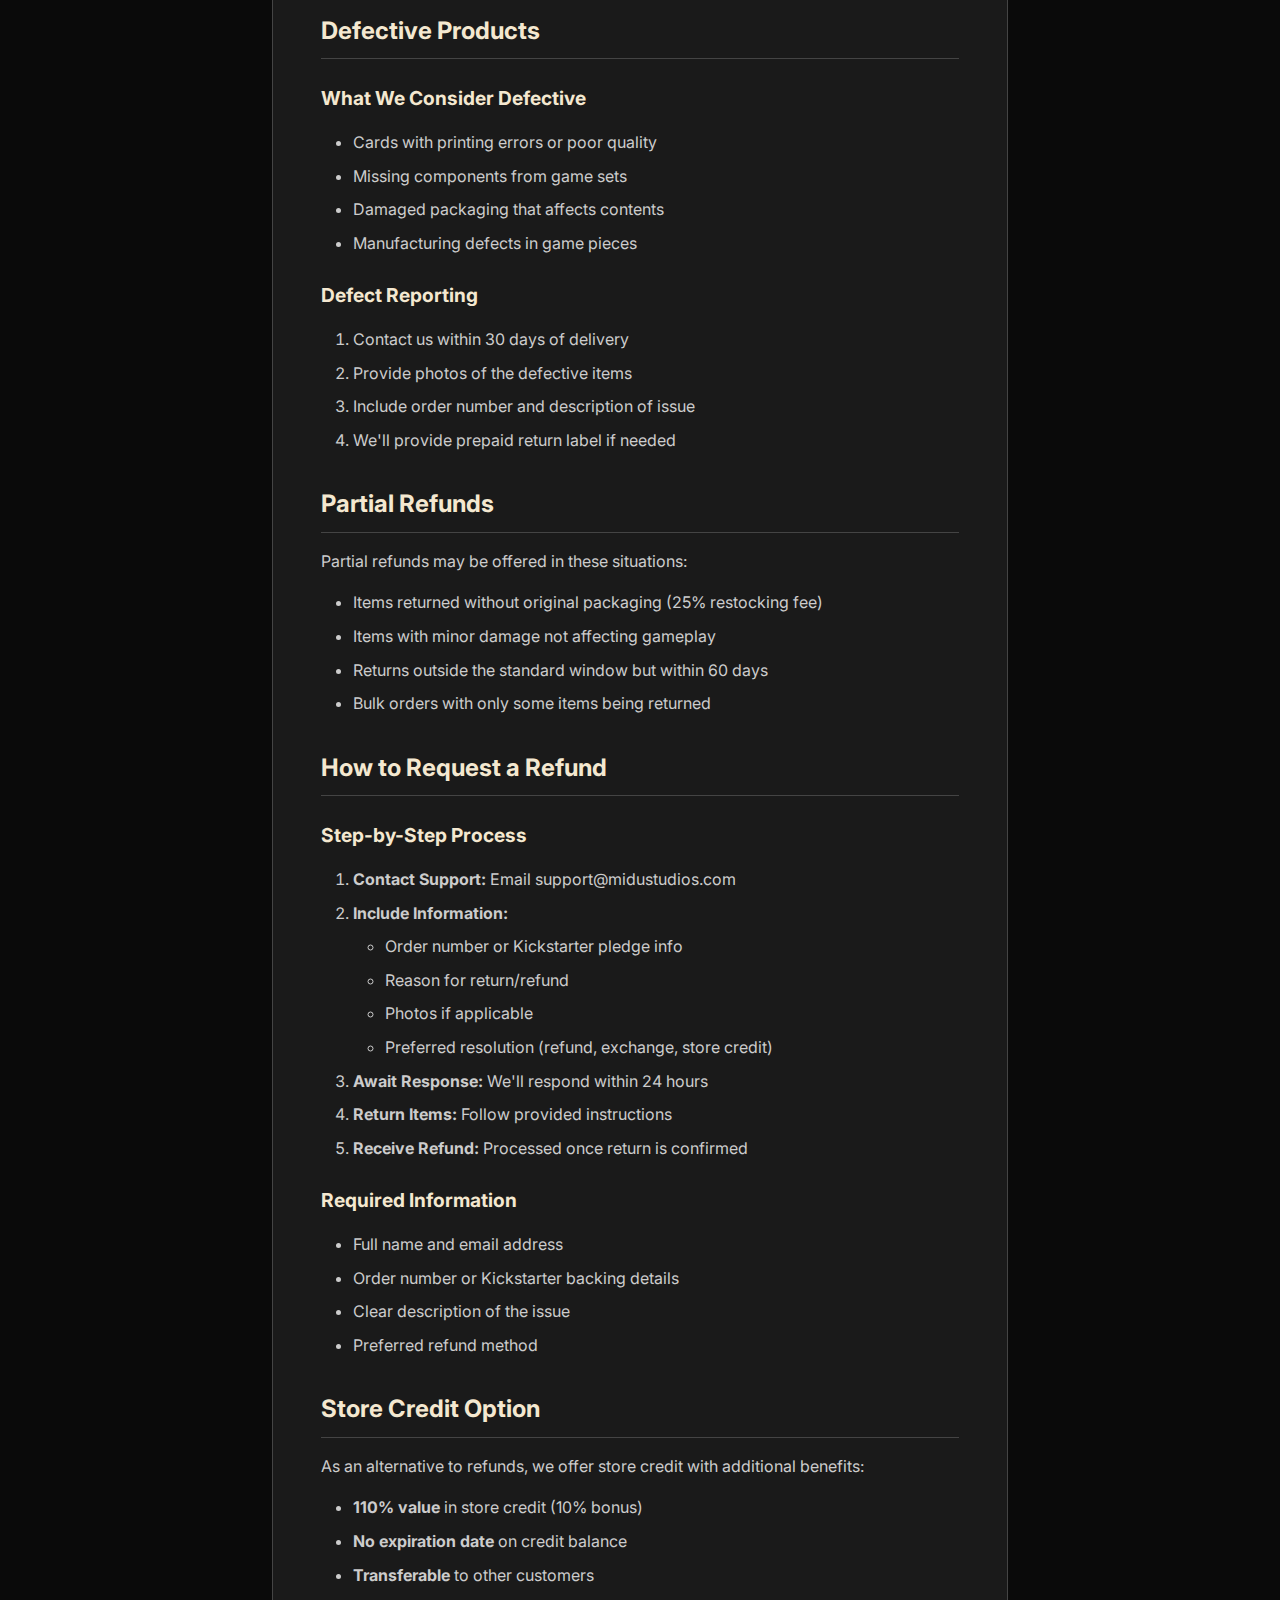
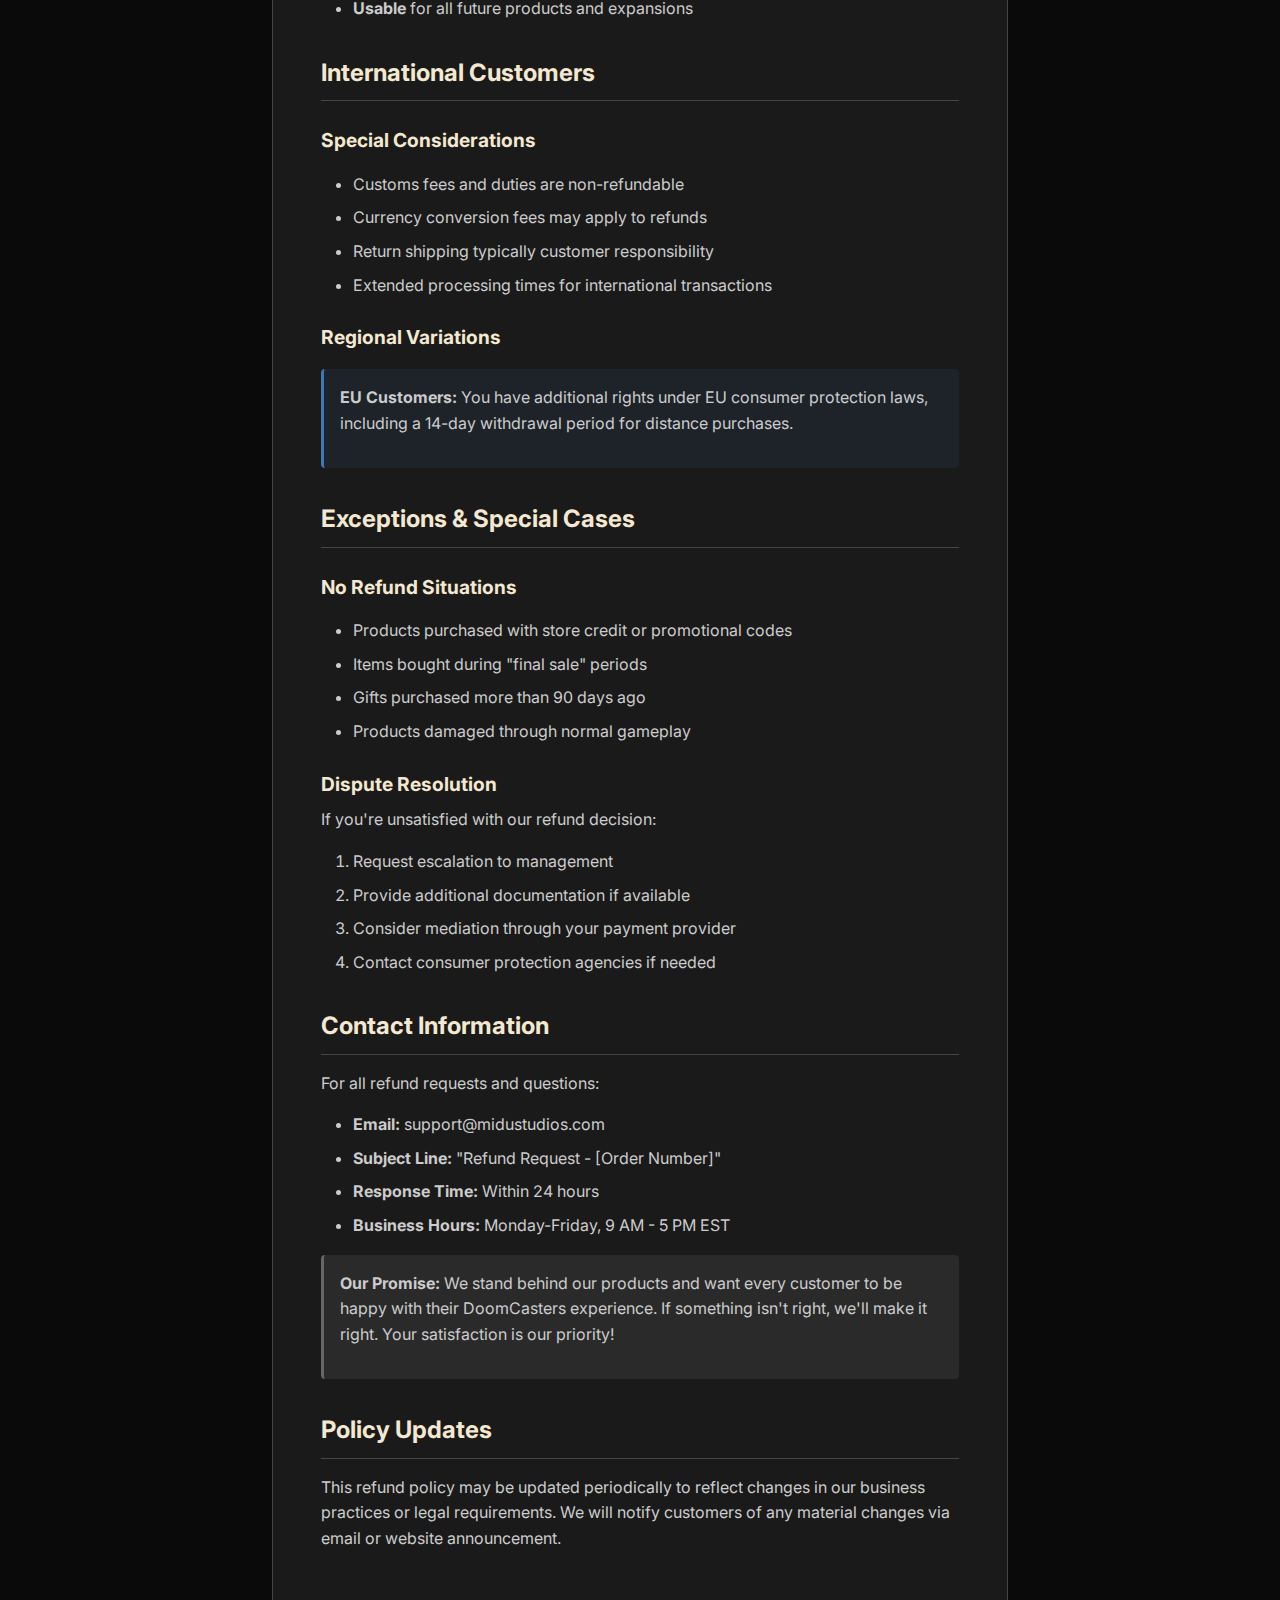
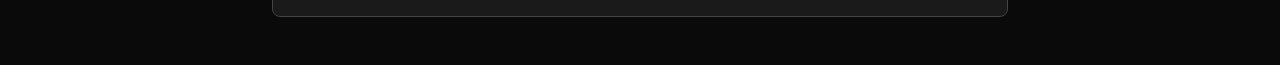
<file: refund.html>
<!DOCTYPE html>
<html lang="en">
<head>
    <meta charset="UTF-8">
    <meta name="viewport" content="width=device-width, initial-scale=1.0">
    <link rel="icon" type="image/png" href="./images/favicon.png">
    <title>Refund Policy - DoomCasters</title>
    <link href="https://fonts.googleapis.com/css2?family=Press+Start+2P&family=Inter:wght@300;400;600;700&display=swap" rel="stylesheet">
    <style>
        * {
            margin: 0;
            padding: 0;
            box-sizing: border-box;
        }

        :root {
            --primary-bg: #0a0a0a;
            --secondary-bg: #1a1a1a;
            --accent-bg: #2a2a2a;
            --text-primary: #f4e8d0;
            --text-secondary: #ccc;
            --text-muted: #888;
            --border-color: #444;
            --accent-color: #666;
        }

        body {
            font-family: 'Inter', sans-serif;
            background: var(--primary-bg);
            color: var(--text-primary);
            line-height: 1.6;
        }

        .pixel-font {
            font-family: 'Press Start 2P', cursive;
        }

        .header {
            background: var(--secondary-bg);
            border-bottom: 1px solid var(--border-color);
            padding: 2rem 0;
            text-align: center;
        }

        .header h1 {
            font-size: 2rem;
            margin-bottom: 0.5rem;
            text-shadow: 2px 2px 0 #000;
        }

        .header p {
            color: var(--text-secondary);
        }

        .container {
            max-width: 800px;
            margin: 0 auto;
            padding: 3rem 2rem;
        }

        .back-link {
            display: inline-block;
            color: var(--text-secondary);
            text-decoration: none;
            margin-bottom: 2rem;
            padding: 0.5rem 1rem;
            border: 1px solid var(--border-color);
            border-radius: 4px;
            transition: all 0.3s;
        }

        .back-link:hover {
            color: var(--text-primary);
            border-color: var(--accent-color);
        }

        .content {
            background: var(--secondary-bg);
            border: 1px solid var(--border-color);
            border-radius: 8px;
            padding: 3rem;
        }

        h2 {
            font-size: 1.5rem;
            color: var(--text-primary);
            margin: 2rem 0 1rem 0;
            border-bottom: 1px solid var(--border-color);
            padding-bottom: 0.5rem;
        }

        h2:first-child {
            margin-top: 0;
        }

        h3 {
            font-size: 1.2rem;
            color: var(--text-primary);
            margin: 1.5rem 0 0.5rem 0;
        }

        p {
            margin-bottom: 1rem;
            color: var(--text-secondary);
        }

        ul, ol {
            margin: 1rem 0 1rem 2rem;
            color: var(--text-secondary);
        }

        li {
            margin-bottom: 0.5rem;
        }

        .highlight {
            background: var(--accent-bg);
            padding: 1rem;
            border-left: 3px solid var(--accent-color);
            margin: 1rem 0;
            border-radius: 4px;
        }

        .info-box {
            background: rgba(60, 120, 180, 0.1);
            border-left: 3px solid #3c78b4;
            padding: 1rem;
            margin: 1rem 0;
            border-radius: 4px;
        }

        .warning {
            background: rgba(180, 60, 60, 0.1);
            border-left: 3px solid #b43c3c;
            padding: 1rem;
            margin: 1rem 0;
            border-radius: 4px;
        }

        .last-updated {
            color: var(--text-muted);
            font-style: italic;
            margin-bottom: 2rem;
        }

        .timeline {
            background: var(--accent-bg);
            border: 1px solid var(--border-color);
            border-radius: 4px;
            padding: 1rem;
            margin: 1rem 0;
        }

        .timeline h4 {
            color: var(--text-primary);
            margin-bottom: 0.5rem;
        }

        @media (max-width: 768px) {
            .container {
                padding: 2rem 1rem;
            }

            .content {
                padding: 2rem;
            }

            .header h1 {
                font-size: 1.5rem;
            }

            h2 {
                font-size: 1.3rem;
            }
        }
    </style>
</head>
<body>
    <div class="header">
        <h1 class="pixel-font">REFUND POLICY</h1>
        <p>Fair refunds for all DoomCasters purchases</p>
    </div>

    <div class="container">
        <a href="index.html" class="back-link">← Back to Home</a>
        
        <div class="content">
            <p class="last-updated">Last Updated: January 2025</p>

            <h2>Our Commitment</h2>
            <p>At Mid u Studios, we want you to be completely satisfied with your DoomCasters purchase. This refund policy outlines the terms and conditions for returns and refunds on all our products and services.</p>

            <div class="highlight">
                <p><strong>Quick Summary:</strong> 30-day returns for physical products, 14-day refunds for digital products, and full Kickstarter refunds until fulfillment begins.</p>
            </div>

            <h2>Kickstarter Campaigns</h2>
            <h3>Before Campaign Fulfillment</h3>
            <ul>
                <li><strong>Full refunds available</strong> until manufacturing begins</li>
                <li><strong>Processing time:</strong> 5-7 business days</li>
                <li><strong>Method:</strong> Refunded to original payment method via Kickstarter</li>
                <li><strong>No questions asked</strong> - we understand plans change</li>
            </ul>

            <h3>After Manufacturing Begins</h3>
            <div class="info-box">
                <p><strong>Important:</strong> Once manufacturing begins (typically 60 days before estimated delivery), refunds become limited to defective products or fulfillment errors.</p>
            </div>

            <div class="timeline">
                <h4>Kickstarter Refund Timeline:</h4>
                <ul style="margin-left: 1rem;">
                    <li><strong>Campaign Active:</strong> Full refunds available</li>
                    <li><strong>Campaign Funded:</strong> Full refunds available</li>
                    <li><strong>Pre-Manufacturing (0-60 days):</strong> Full refunds available</li>
                    <li><strong>Manufacturing Started:</strong> Limited to defects/errors only</li>
                    <li><strong>Products Shipped:</strong> Standard return policy applies</li>
                </ul>
            </div>

            <h2>Physical Products</h2>
            <h3>Return Window</h3>
            <ul>
                <li><strong>30 days</strong> from delivery date for returns</li>
                <li><strong>14 days</strong> for exchanges or store credit</li>
                <li>Items must be in original condition and packaging</li>
                <li>All components must be included</li>
            </ul>

            <h3>Eligible for Return</h3>
            <ul>
                <li>Defective or damaged products</li>
                <li>Incorrect items shipped</li>
                <li>Products that don't match description</li>
                <li>Unopened products in original packaging</li>
            </ul>

            <h3>Not Eligible for Return</h3>
            <ul>
                <li>Products damaged by misuse or normal wear</li>
                <li>Customized or personalized items</li>
                <li>Products without original packaging</li>
                <li>Items marked as "final sale"</li>
            </ul>

            <div class="warning">
                <p><strong>Card Condition:</strong> Due to the nature of the game involving card modification (ripping/merging), cards that have been intentionally modified cannot be returned unless they were defective upon arrival.</p>
            </div>

            <h2>Digital Products</h2>
            <h3>Digital Tools & Software</h3>
            <ul>
                <li><strong>14-day refund window</strong> from purchase date</li>
                <li>Must demonstrate technical issues or false advertising</li>
                <li>Refunds processed to original payment method</li>
                <li>Access revoked upon refund approval</li>
            </ul>

            <h3>Digital Content</h3>
            <ul>
                <li>Downloadable rules, guides, and expansions</li>
                <li>7-day refund window for defective files</li>
                <li>No refunds for compatibility issues with personal devices</li>
                <li>Must delete all copies upon refund</li>
            </ul>

            <h2>Shipping & Handling</h2>
            <h3>Return Shipping Costs</h3>
            <ul>
                <li><strong>Our fault (defective/wrong item):</strong> We cover return shipping</li>
                <li><strong>Your preference:</strong> Customer covers return shipping</li>
                <li><strong>International returns:</strong> Customer responsible for duties/taxes</li>
            </ul>

            <h3>Refund Processing</h3>
            <div class="info-box">
                <p><strong>Processing Times:</strong></p>
                <ul style="margin-left: 1rem; margin-top: 0.5rem;">
                    <li>Digital products: 1-3 business days</li>
                    <li>Physical products: 5-7 business days after we receive the return</li>
                    <li>Kickstarter refunds: 5-7 business days</li>
                    <li>International orders: Additional 3-5 days for currency conversion</li>
                </ul>
            </div>

            <h2>Defective Products</h2>
            <h3>What We Consider Defective</h3>
            <ul>
                <li>Cards with printing errors or poor quality</li>
                <li>Missing components from game sets</li>
                <li>Damaged packaging that affects contents</li>
                <li>Manufacturing defects in game pieces</li>
            </ul>

            <h3>Defect Reporting</h3>
            <ol>
                <li>Contact us within 30 days of delivery</li>
                <li>Provide photos of the defective items</li>
                <li>Include order number and description of issue</li>
                <li>We'll provide prepaid return label if needed</li>
            </ol>

            <h2>Partial Refunds</h2>
            <p>Partial refunds may be offered in these situations:</p>
            <ul>
                <li>Items returned without original packaging (25% restocking fee)</li>
                <li>Items with minor damage not affecting gameplay</li>
                <li>Returns outside the standard window but within 60 days</li>
                <li>Bulk orders with only some items being returned</li>
            </ul>

            <h2>How to Request a Refund</h2>
            <h3>Step-by-Step Process</h3>
            <ol>
                <li><strong>Contact Support:</strong> Email support@midustudios.com</li>
                <li><strong>Include Information:</strong>
                    <ul style="margin: 0.5rem 0 0.5rem 2rem;">
                        <li>Order number or Kickstarter pledge info</li>
                        <li>Reason for return/refund</li>
                        <li>Photos if applicable</li>
                        <li>Preferred resolution (refund, exchange, store credit)</li>
                    </ul>
                </li>
                <li><strong>Await Response:</strong> We'll respond within 24 hours</li>
                <li><strong>Return Items:</strong> Follow provided instructions</li>
                <li><strong>Receive Refund:</strong> Processed once return is confirmed</li>
            </ol>

            <h3>Required Information</h3>
            <ul>
                <li>Full name and email address</li>
                <li>Order number or Kickstarter backing details</li>
                <li>Clear description of the issue</li>
                <li>Preferred refund method</li>
            </ul>

            <h2>Store Credit Option</h2>
            <p>As an alternative to refunds, we offer store credit with additional benefits:</p>
            <ul>
                <li><strong>110% value</strong> in store credit (10% bonus)</li>
                <li><strong>No expiration date</strong> on credit balance</li>
                <li><strong>Transferable</strong> to other customers</li>
                <li><strong>Usable</strong> for all future products and expansions</li>
            </ul>

            <h2>International Customers</h2>
            <h3>Special Considerations</h3>
            <ul>
                <li>Customs fees and duties are non-refundable</li>
                <li>Currency conversion fees may apply to refunds</li>
                <li>Return shipping typically customer responsibility</li>
                <li>Extended processing times for international transactions</li>
            </ul>

            <h3>Regional Variations</h3>
            <div class="info-box">
                <p><strong>EU Customers:</strong> You have additional rights under EU consumer protection laws, including a 14-day withdrawal period for distance purchases.</p>
            </div>

            <h2>Exceptions & Special Cases</h2>
            <h3>No Refund Situations</h3>
            <ul>
                <li>Products purchased with store credit or promotional codes</li>
                <li>Items bought during "final sale" periods</li>
                <li>Gifts purchased more than 90 days ago</li>
                <li>Products damaged through normal gameplay</li>
            </ul>

            <h3>Dispute Resolution</h3>
            <p>If you're unsatisfied with our refund decision:</p>
            <ol>
                <li>Request escalation to management</li>
                <li>Provide additional documentation if available</li>
                <li>Consider mediation through your payment provider</li>
                <li>Contact consumer protection agencies if needed</li>
            </ol>

            <h2>Contact Information</h2>
            <p>For all refund requests and questions:</p>
            <ul>
                <li><strong>Email:</strong> support@midustudios.com</li>
                <li><strong>Subject Line:</strong> "Refund Request - [Order Number]"</li>
                <li><strong>Response Time:</strong> Within 24 hours</li>
                <li><strong>Business Hours:</strong> Monday-Friday, 9 AM - 5 PM EST</li>
            </ul>

            <div class="highlight">
                <p><strong>Our Promise:</strong> We stand behind our products and want every customer to be happy with their DoomCasters experience. If something isn't right, we'll make it right. Your satisfaction is our priority!</p>
            </div>

            <h2>Policy Updates</h2>
            <p>This refund policy may be updated periodically to reflect changes in our business practices or legal requirements. We will notify customers of any material changes via email or website announcement.</p>
        </div>
    </div>
</body>
</html>
</file>
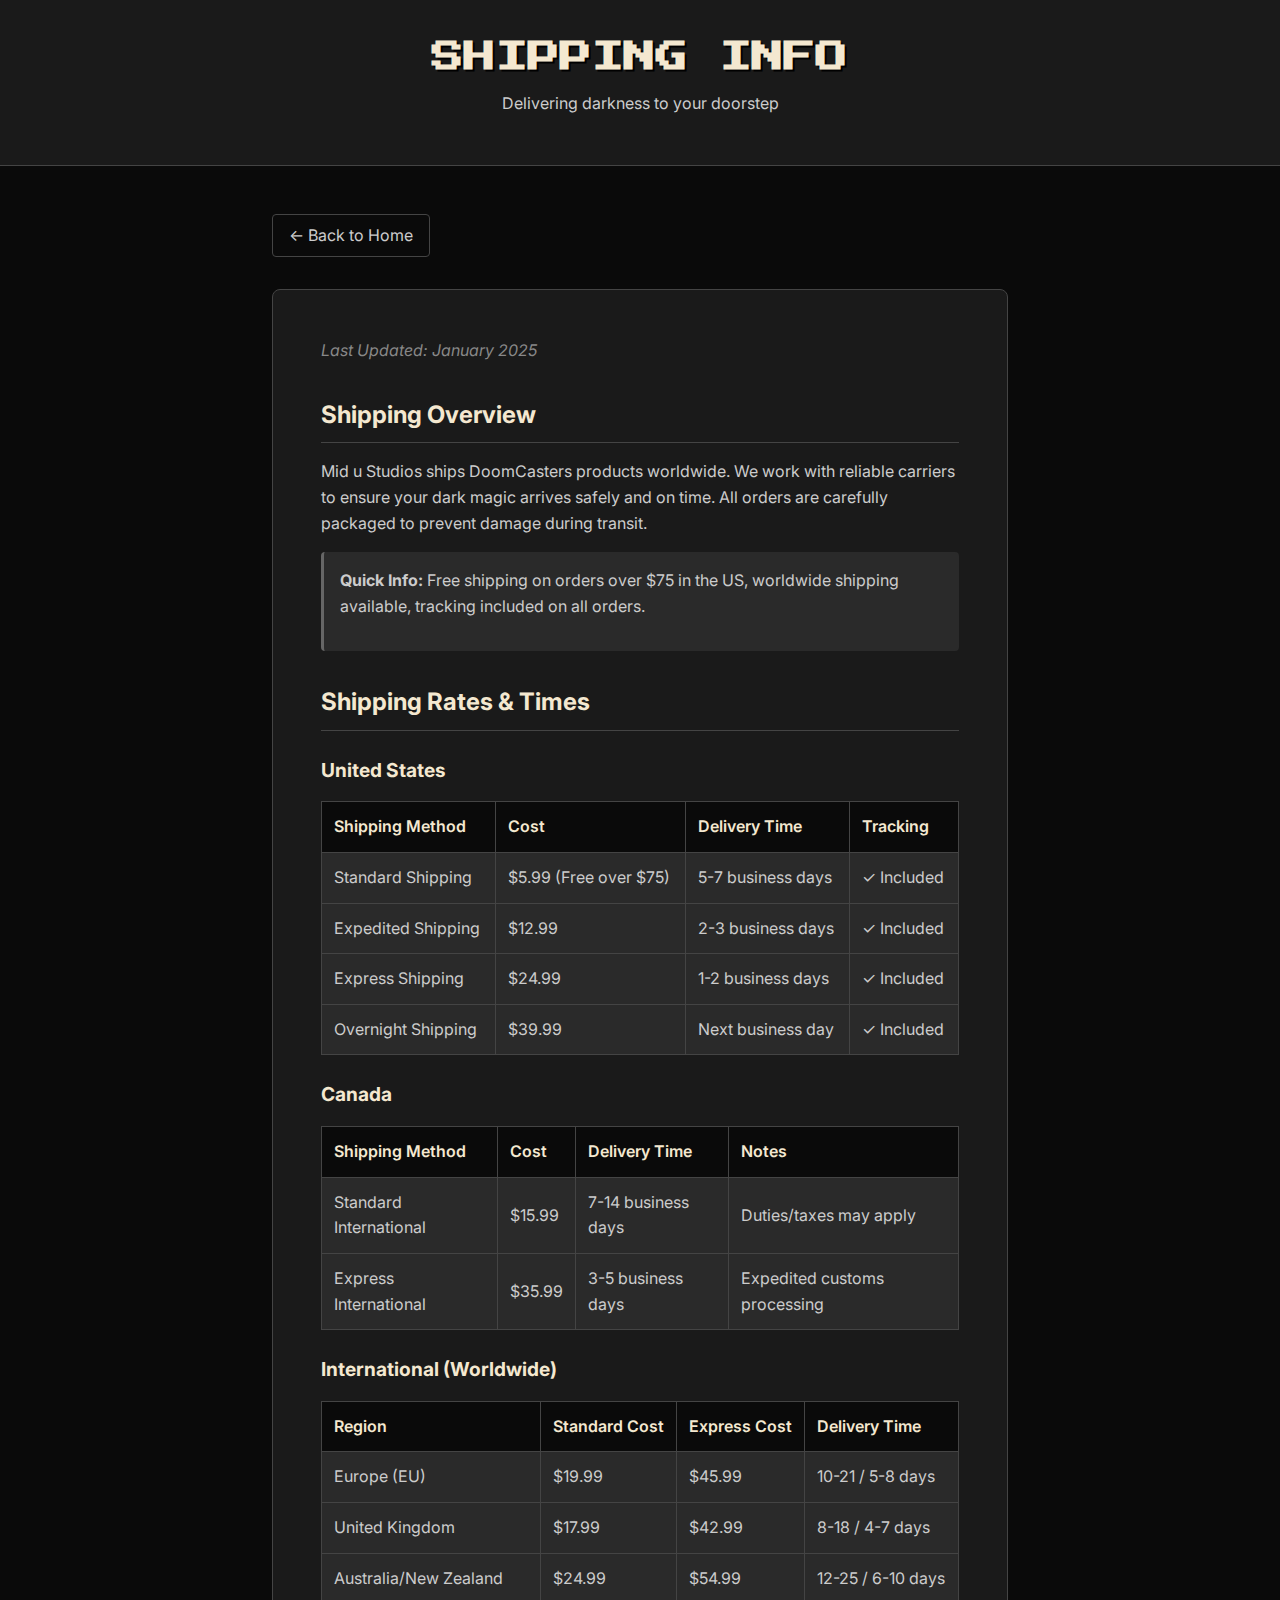
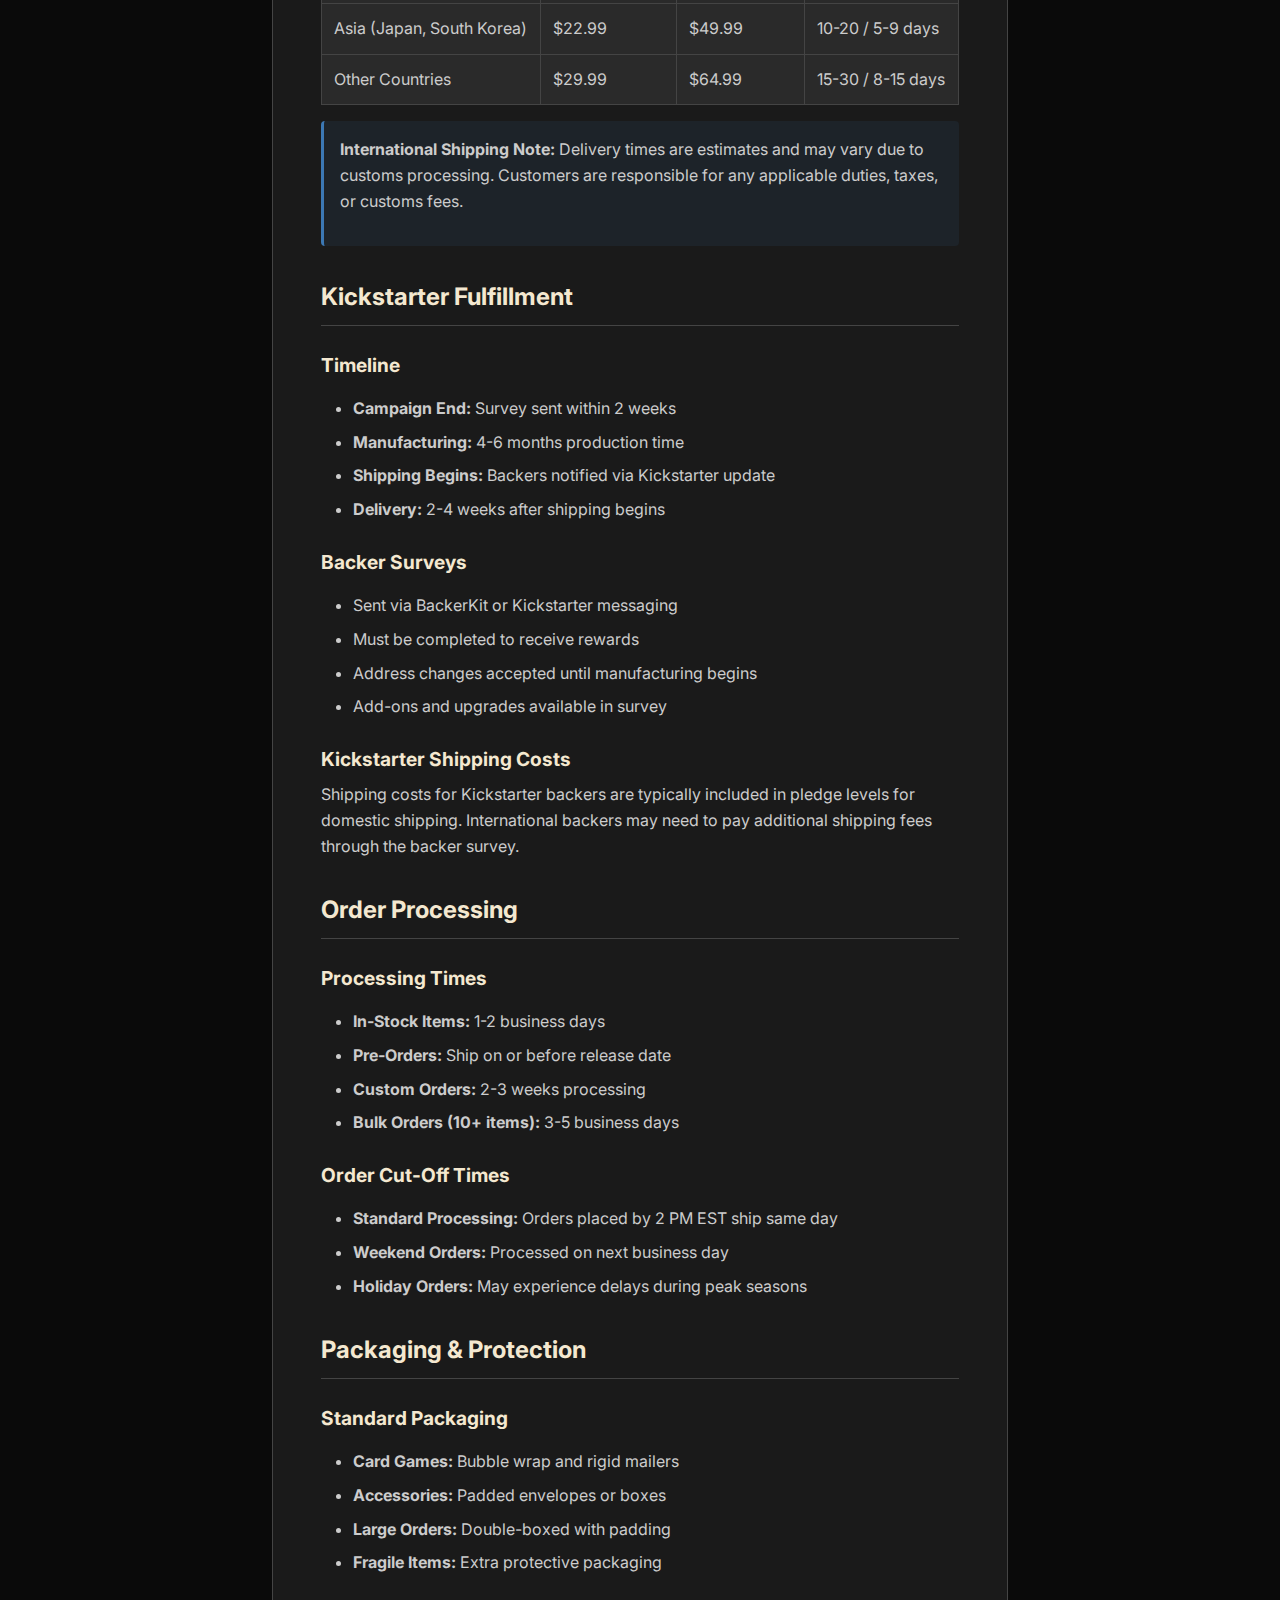
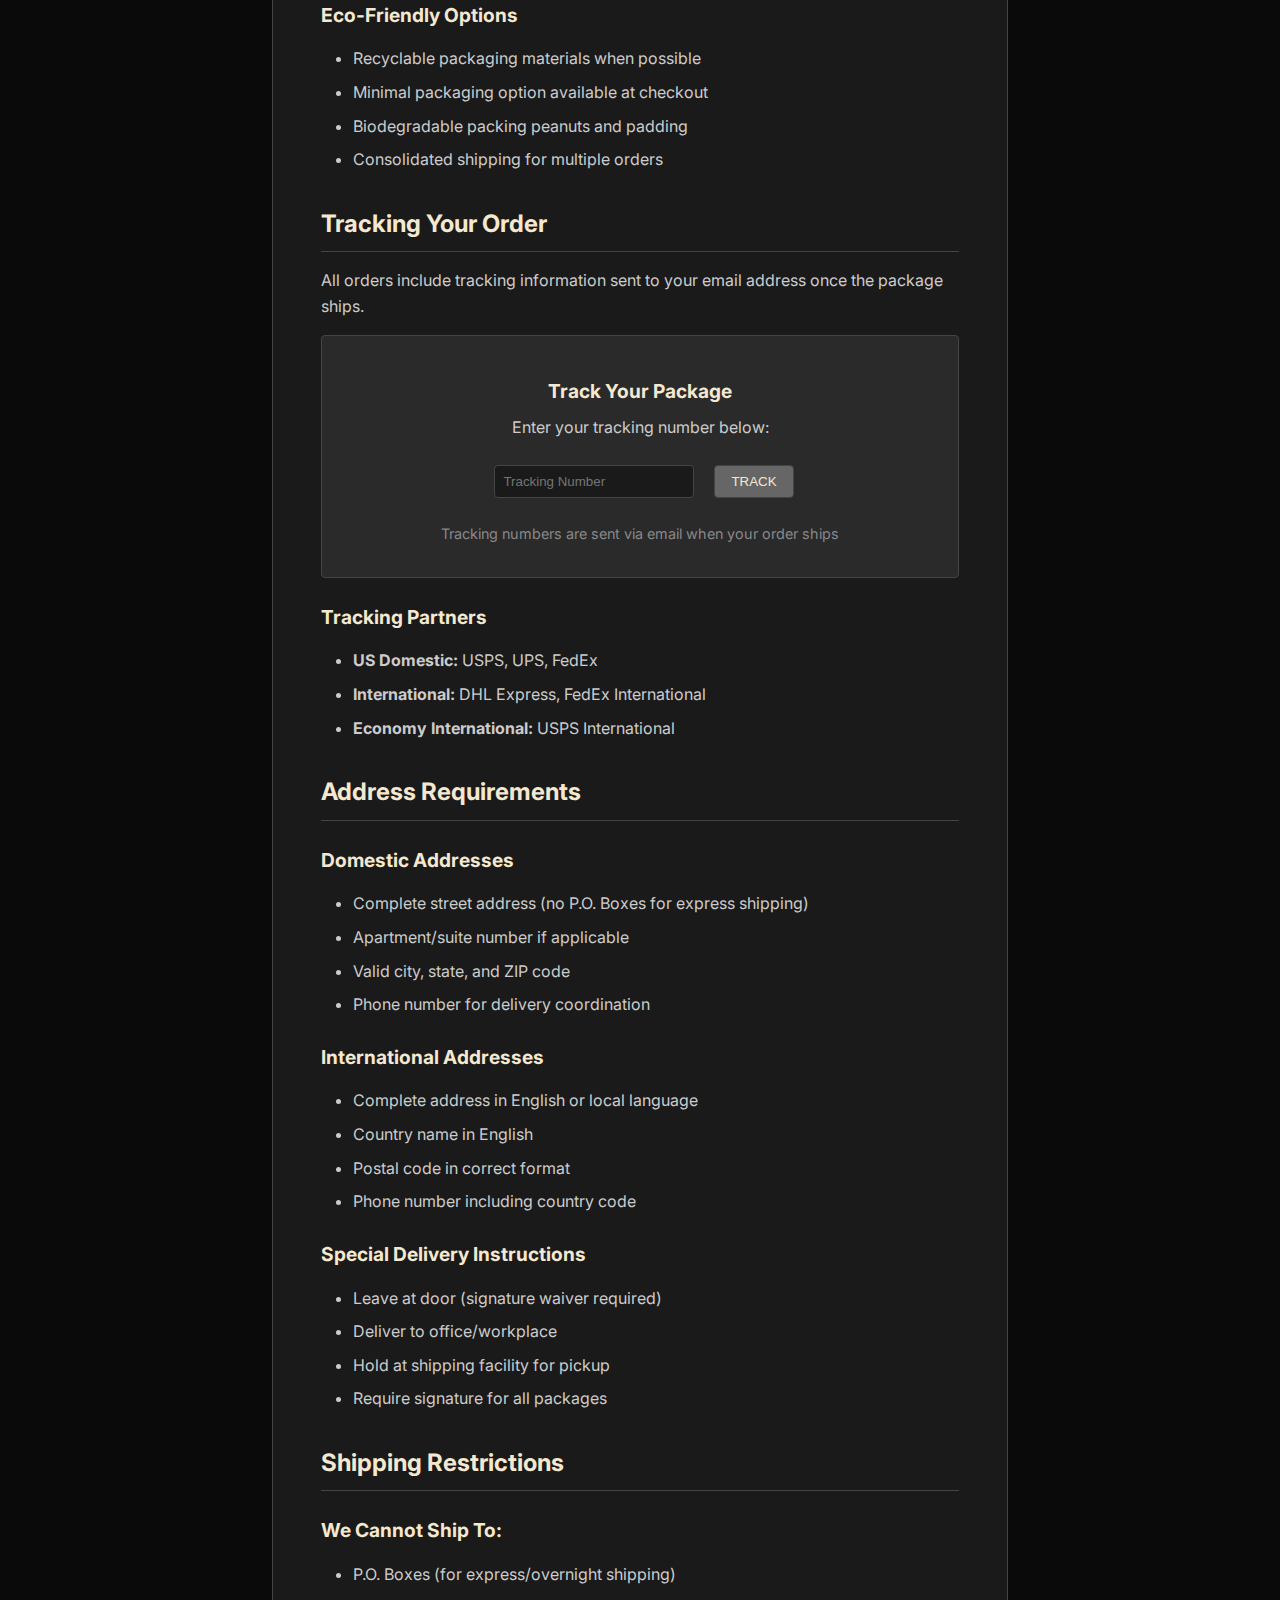
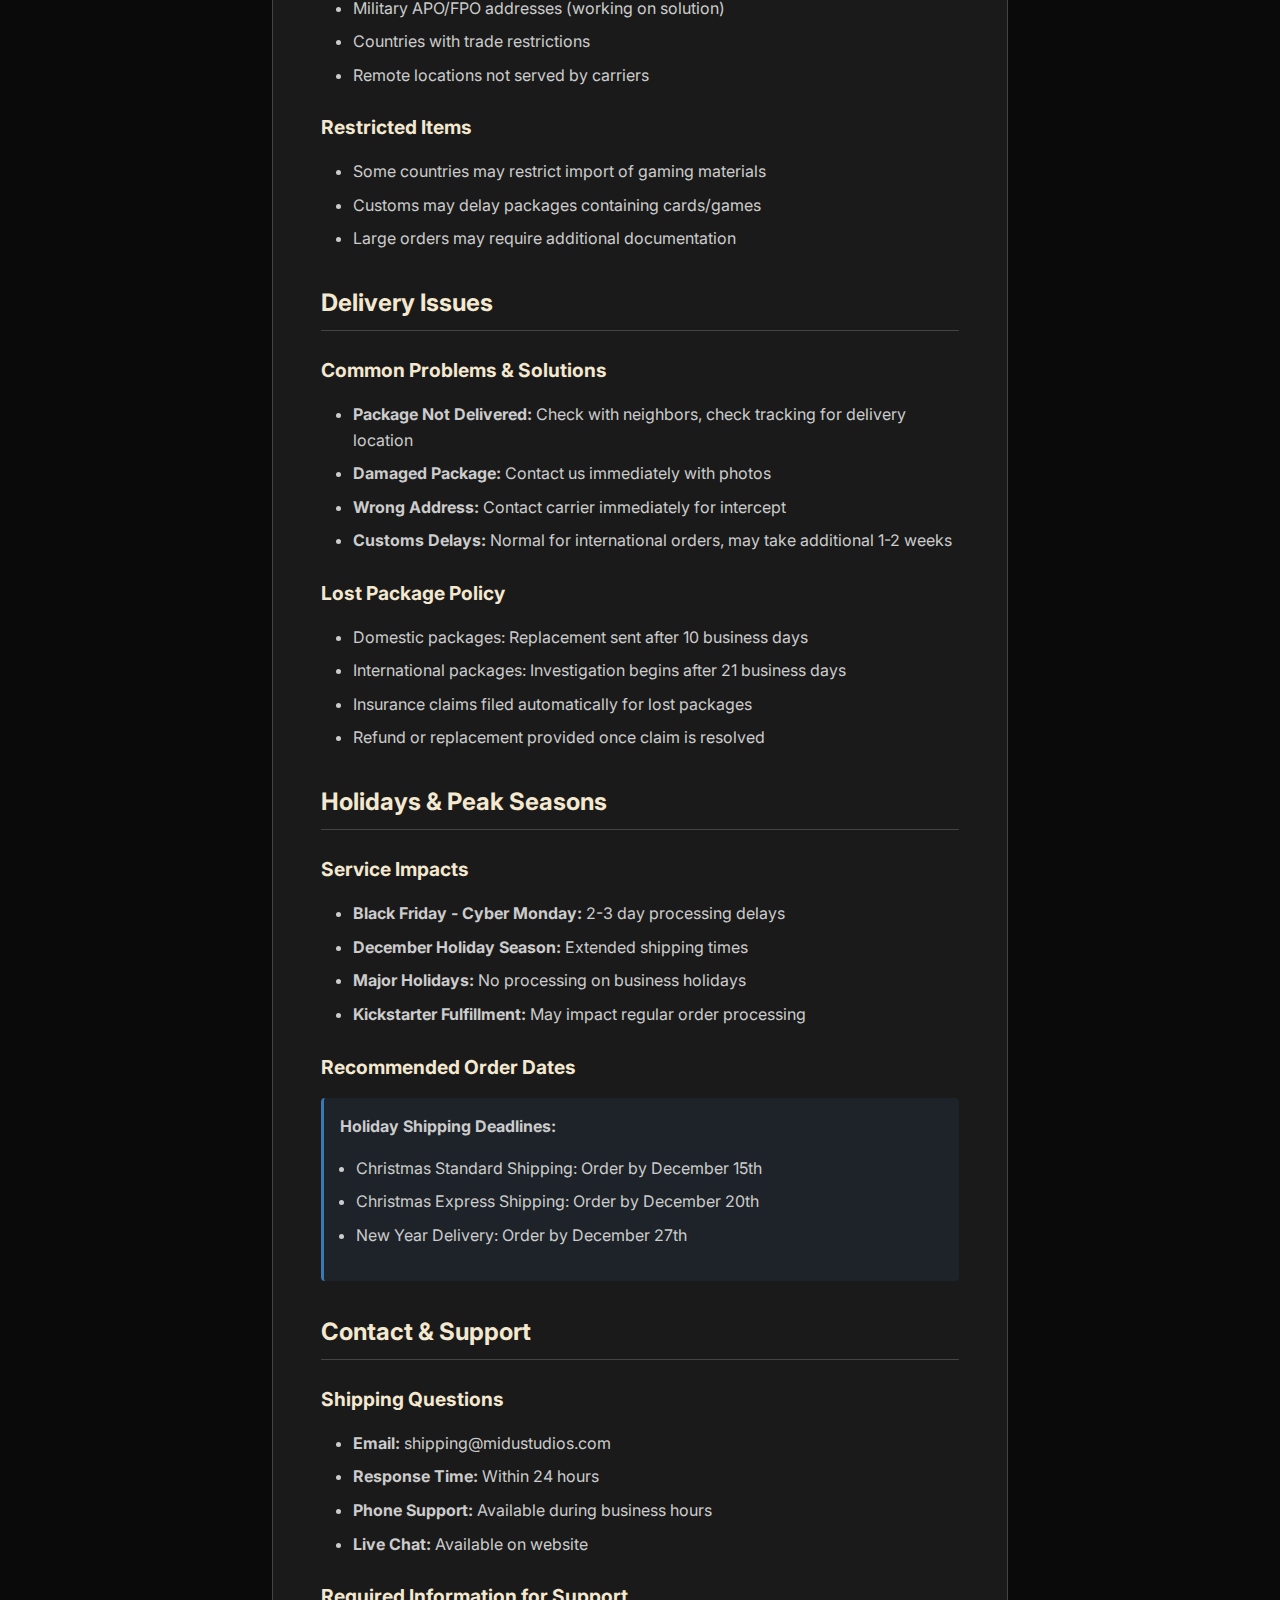
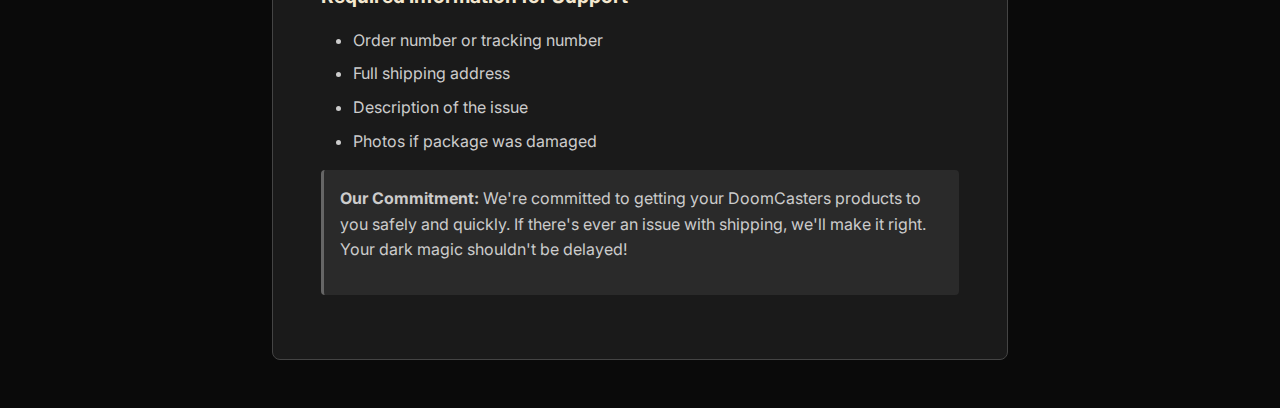
<file: shipping.html>
<!DOCTYPE html>
<html lang="en">
<head>
    <meta charset="UTF-8">
    <meta name="viewport" content="width=device-width, initial-scale=1.0">
    <title>Shipping Info - DoomCasters</title>
    <link href="https://fonts.googleapis.com/css2?family=Press+Start+2P&family=Inter:wght@300;400;600;700&display=swap" rel="stylesheet">
    <style>
        * {
            margin: 0;
            padding: 0;
            box-sizing: border-box;
        }

        :root {
            --primary-bg: #0a0a0a;
            --secondary-bg: #1a1a1a;
            --accent-bg: #2a2a2a;
            --text-primary: #f4e8d0;
            --text-secondary: #ccc;
            --text-muted: #888;
            --border-color: #444;
            --accent-color: #666;
        }

        body {
            font-family: 'Inter', sans-serif;
            background: var(--primary-bg);
            color: var(--text-primary);
            line-height: 1.6;
        }

        .pixel-font {
            font-family: 'Press Start 2P', cursive;
        }

        .header {
            background: var(--secondary-bg);
            border-bottom: 1px solid var(--border-color);
            padding: 2rem 0;
            text-align: center;
        }

        .header h1 {
            font-size: 2rem;
            margin-bottom: 0.5rem;
            text-shadow: 2px 2px 0 #000;
        }

        .header p {
            color: var(--text-secondary);
        }

        .container {
            max-width: 800px;
            margin: 0 auto;
            padding: 3rem 2rem;
        }

        .back-link {
            display: inline-block;
            color: var(--text-secondary);
            text-decoration: none;
            margin-bottom: 2rem;
            padding: 0.5rem 1rem;
            border: 1px solid var(--border-color);
            border-radius: 4px;
            transition: all 0.3s;
        }

        .back-link:hover {
            color: var(--text-primary);
            border-color: var(--accent-color);
        }

        .content {
            background: var(--secondary-bg);
            border: 1px solid var(--border-color);
            border-radius: 8px;
            padding: 3rem;
        }

        h2 {
            font-size: 1.5rem;
            color: var(--text-primary);
            margin: 2rem 0 1rem 0;
            border-bottom: 1px solid var(--border-color);
            padding-bottom: 0.5rem;
        }

        h2:first-child {
            margin-top: 0;
        }

        h3 {
            font-size: 1.2rem;
            color: var(--text-primary);
            margin: 1.5rem 0 0.5rem 0;
        }

        p {
            margin-bottom: 1rem;
            color: var(--text-secondary);
        }

        ul, ol {
            margin: 1rem 0 1rem 2rem;
            color: var(--text-secondary);
        }

        li {
            margin-bottom: 0.5rem;
        }

        .highlight {
            background: var(--accent-bg);
            padding: 1rem;
            border-left: 3px solid var(--accent-color);
            margin: 1rem 0;
            border-radius: 4px;
        }

        .info-box {
            background: rgba(60, 120, 180, 0.1);
            border-left: 3px solid #3c78b4;
            padding: 1rem;
            margin: 1rem 0;
            border-radius: 4px;
        }

        .shipping-table {
            width: 100%;
            border-collapse: collapse;
            margin: 1rem 0;
            background: var(--accent-bg);
        }

        .shipping-table th,
        .shipping-table td {
            border: 1px solid var(--border-color);
            padding: 0.75rem;
            text-align: left;
        }

        .shipping-table th {
            background: var(--primary-bg);
            color: var(--text-primary);
            font-weight: 600;
        }

        .shipping-table td {
            color: var(--text-secondary);
        }

        .last-updated {
            color: var(--text-muted);
            font-style: italic;
            margin-bottom: 2rem;
        }

        .tracking-box {
            background: var(--accent-bg);
            border: 1px solid var(--border-color);
            border-radius: 4px;
            padding: 1rem;
            margin: 1rem 0;
            text-align: center;
        }

        .tracking-input {
            padding: 0.5rem;
            margin: 0.5rem;
            border: 1px solid var(--border-color);
            background: var(--secondary-bg);
            color: var(--text-primary);
            border-radius: 4px;
            width: 200px;
        }

        .tracking-btn {
            padding: 0.5rem 1rem;
            background: var(--accent-color);
            border: 1px solid var(--border-color);
            color: var(--text-primary);
            border-radius: 4px;
            cursor: pointer;
            margin-left: 0.5rem;
        }

        @media (max-width: 768px) {
            .container {
                padding: 2rem 1rem;
            }

            .content {
                padding: 2rem;
            }

            .header h1 {
                font-size: 1.5rem;
            }

            h2 {
                font-size: 1.3rem;
            }

            .shipping-table {
                font-size: 0.9rem;
            }

            .shipping-table th,
            .shipping-table td {
                padding: 0.5rem;
            }

            .tracking-input {
                width: 150px;
            }
        }
    </style>
</head>
<body>
    <div class="header">
        <h1 class="pixel-font">SHIPPING INFO</h1>
        <p>Delivering darkness to your doorstep</p>
    </div>

    <div class="container">
        <a href="index.html" class="back-link">← Back to Home</a>
        
        <div class="content">
            <p class="last-updated">Last Updated: January 2025</p>

            <h2>Shipping Overview</h2>
            <p>Mid u Studios ships DoomCasters products worldwide. We work with reliable carriers to ensure your dark magic arrives safely and on time. All orders are carefully packaged to prevent damage during transit.</p>

            <div class="highlight">
                <p><strong>Quick Info:</strong> Free shipping on orders over $75 in the US, worldwide shipping available, tracking included on all orders.</p>
            </div>

            <h2>Shipping Rates & Times</h2>
            <h3>United States</h3>
            <table class="shipping-table">
                <thead>
                    <tr>
                        <th>Shipping Method</th>
                        <th>Cost</th>
                        <th>Delivery Time</th>
                        <th>Tracking</th>
                    </tr>
                </thead>
                <tbody>
                    <tr>
                        <td>Standard Shipping</td>
                        <td>$5.99 (Free over $75)</td>
                        <td>5-7 business days</td>
                        <td>✓ Included</td>
                    </tr>
                    <tr>
                        <td>Expedited Shipping</td>
                        <td>$12.99</td>
                        <td>2-3 business days</td>
                        <td>✓ Included</td>
                    </tr>
                    <tr>
                        <td>Express Shipping</td>
                        <td>$24.99</td>
                        <td>1-2 business days</td>
                        <td>✓ Included</td>
                    </tr>
                    <tr>
                        <td>Overnight Shipping</td>
                        <td>$39.99</td>
                        <td>Next business day</td>
                        <td>✓ Included</td>
                    </tr>
                </tbody>
            </table>

            <h3>Canada</h3>
            <table class="shipping-table">
                <thead>
                    <tr>
                        <th>Shipping Method</th>
                        <th>Cost</th>
                        <th>Delivery Time</th>
                        <th>Notes</th>
                    </tr>
                </thead>
                <tbody>
                    <tr>
                        <td>Standard International</td>
                        <td>$15.99</td>
                        <td>7-14 business days</td>
                        <td>Duties/taxes may apply</td>
                    </tr>
                    <tr>
                        <td>Express International</td>
                        <td>$35.99</td>
                        <td>3-5 business days</td>
                        <td>Expedited customs processing</td>
                    </tr>
                </tbody>
            </table>

            <h3>International (Worldwide)</h3>
            <table class="shipping-table">
                <thead>
                    <tr>
                        <th>Region</th>
                        <th>Standard Cost</th>
                        <th>Express Cost</th>
                        <th>Delivery Time</th>
                    </tr>
                </thead>
                <tbody>
                    <tr>
                        <td>Europe (EU)</td>
                        <td>$19.99</td>
                        <td>$45.99</td>
                        <td>10-21 / 5-8 days</td>
                    </tr>
                    <tr>
                        <td>United Kingdom</td>
                        <td>$17.99</td>
                        <td>$42.99</td>
                        <td>8-18 / 4-7 days</td>
                    </tr>
                    <tr>
                        <td>Australia/New Zealand</td>
                        <td>$24.99</td>
                        <td>$54.99</td>
                        <td>12-25 / 6-10 days</td>
                    </tr>
                    <tr>
                        <td>Asia (Japan, South Korea)</td>
                        <td>$22.99</td>
                        <td>$49.99</td>
                        <td>10-20 / 5-9 days</td>
                    </tr>
                    <tr>
                        <td>Other Countries</td>
                        <td>$29.99</td>
                        <td>$64.99</td>
                        <td>15-30 / 8-15 days</td>
                    </tr>
                </tbody>
            </table>

            <div class="info-box">
                <p><strong>International Shipping Note:</strong> Delivery times are estimates and may vary due to customs processing. Customers are responsible for any applicable duties, taxes, or customs fees.</p>
            </div>

            <h2>Kickstarter Fulfillment</h2>
            <h3>Timeline</h3>
            <ul>
                <li><strong>Campaign End:</strong> Survey sent within 2 weeks</li>
                <li><strong>Manufacturing:</strong> 4-6 months production time</li>
                <li><strong>Shipping Begins:</strong> Backers notified via Kickstarter update</li>
                <li><strong>Delivery:</strong> 2-4 weeks after shipping begins</li>
            </ul>

            <h3>Backer Surveys</h3>
            <ul>
                <li>Sent via BackerKit or Kickstarter messaging</li>
                <li>Must be completed to receive rewards</li>
                <li>Address changes accepted until manufacturing begins</li>
                <li>Add-ons and upgrades available in survey</li>
            </ul>

            <h3>Kickstarter Shipping Costs</h3>
            <p>Shipping costs for Kickstarter backers are typically included in pledge levels for domestic shipping. International backers may need to pay additional shipping fees through the backer survey.</p>

            <h2>Order Processing</h2>
            <h3>Processing Times</h3>
            <ul>
                <li><strong>In-Stock Items:</strong> 1-2 business days</li>
                <li><strong>Pre-Orders:</strong> Ship on or before release date</li>
                <li><strong>Custom Orders:</strong> 2-3 weeks processing</li>
                <li><strong>Bulk Orders (10+ items):</strong> 3-5 business days</li>
            </ul>

            <h3>Order Cut-Off Times</h3>
            <ul>
                <li><strong>Standard Processing:</strong> Orders placed by 2 PM EST ship same day</li>
                <li><strong>Weekend Orders:</strong> Processed on next business day</li>
                <li><strong>Holiday Orders:</strong> May experience delays during peak seasons</li>
            </ul>

            <h2>Packaging & Protection</h2>
            <h3>Standard Packaging</h3>
            <ul>
                <li><strong>Card Games:</strong> Bubble wrap and rigid mailers</li>
                <li><strong>Accessories:</strong> Padded envelopes or boxes</li>
                <li><strong>Large Orders:</strong> Double-boxed with padding</li>
                <li><strong>Fragile Items:</strong> Extra protective packaging</li>
            </ul>

            <h3>Eco-Friendly Options</h3>
            <ul>
                <li>Recyclable packaging materials when possible</li>
                <li>Minimal packaging option available at checkout</li>
                <li>Biodegradable packing peanuts and padding</li>
                <li>Consolidated shipping for multiple orders</li>
            </ul>

            <h2>Tracking Your Order</h2>
            <p>All orders include tracking information sent to your email address once the package ships.</p>

            <div class="tracking-box">
                <h3>Track Your Package</h3>
                <p>Enter your tracking number below:</p>
                <input type="text" class="tracking-input" placeholder="Tracking Number" id="trackingInput">
                <button class="tracking-btn" onclick="trackPackage()">TRACK</button>
                <p style="margin-top: 1rem; font-size: 0.9rem; color: var(--text-muted);">
                    Tracking numbers are sent via email when your order ships
                </p>
            </div>

            <h3>Tracking Partners</h3>
            <ul>
                <li><strong>US Domestic:</strong> USPS, UPS, FedEx</li>
                <li><strong>International:</strong> DHL Express, FedEx International</li>
                <li><strong>Economy International:</strong> USPS International</li>
            </ul>

            <h2>Address Requirements</h2>
            <h3>Domestic Addresses</h3>
            <ul>
                <li>Complete street address (no P.O. Boxes for express shipping)</li>
                <li>Apartment/suite number if applicable</li>
                <li>Valid city, state, and ZIP code</li>
                <li>Phone number for delivery coordination</li>
            </ul>

            <h3>International Addresses</h3>
            <ul>
                <li>Complete address in English or local language</li>
                <li>Country name in English</li>
                <li>Postal code in correct format</li>
                <li>Phone number including country code</li>
            </ul>

            <h3>Special Delivery Instructions</h3>
            <ul>
                <li>Leave at door (signature waiver required)</li>
                <li>Deliver to office/workplace</li>
                <li>Hold at shipping facility for pickup</li>
                <li>Require signature for all packages</li>
            </ul>

            <h2>Shipping Restrictions</h2>
            <h3>We Cannot Ship To:</h3>
            <ul>
                <li>P.O. Boxes (for express/overnight shipping)</li>
                <li>Military APO/FPO addresses (working on solution)</li>
                <li>Countries with trade restrictions</li>
                <li>Remote locations not served by carriers</li>
            </ul>

            <h3>Restricted Items</h3>
            <ul>
                <li>Some countries may restrict import of gaming materials</li>
                <li>Customs may delay packages containing cards/games</li>
                <li>Large orders may require additional documentation</li>
            </ul>

            <h2>Delivery Issues</h2>
            <h3>Common Problems & Solutions</h3>
            <ul>
                <li><strong>Package Not Delivered:</strong> Check with neighbors, check tracking for delivery location</li>
                <li><strong>Damaged Package:</strong> Contact us immediately with photos</li>
                <li><strong>Wrong Address:</strong> Contact carrier immediately for intercept</li>
                <li><strong>Customs Delays:</strong> Normal for international orders, may take additional 1-2 weeks</li>
            </ul>

            <h3>Lost Package Policy</h3>
            <ul>
                <li>Domestic packages: Replacement sent after 10 business days</li>
                <li>International packages: Investigation begins after 21 business days</li>
                <li>Insurance claims filed automatically for lost packages</li>
                <li>Refund or replacement provided once claim is resolved</li>
            </ul>

            <h2>Holidays & Peak Seasons</h2>
            <h3>Service Impacts</h3>
            <ul>
                <li><strong>Black Friday - Cyber Monday:</strong> 2-3 day processing delays</li>
                <li><strong>December Holiday Season:</strong> Extended shipping times</li>
                <li><strong>Major Holidays:</strong> No processing on business holidays</li>
                <li><strong>Kickstarter Fulfillment:</strong> May impact regular order processing</li>
            </ul>

            <h3>Recommended Order Dates</h3>
            <div class="info-box">
                <p><strong>Holiday Shipping Deadlines:</strong></p>
                <ul style="margin-left: 1rem; margin-top: 0.5rem;">
                    <li>Christmas Standard Shipping: Order by December 15th</li>
                    <li>Christmas Express Shipping: Order by December 20th</li>
                    <li>New Year Delivery: Order by December 27th</li>
                </ul>
            </div>

            <h2>Contact & Support</h2>
            <h3>Shipping Questions</h3>
            <ul>
                <li><strong>Email:</strong> shipping@midustudios.com</li>
                <li><strong>Response Time:</strong> Within 24 hours</li>
                <li><strong>Phone Support:</strong> Available during business hours</li>
                <li><strong>Live Chat:</strong> Available on website</li>
            </ul>

            <h3>Required Information for Support</h3>
            <ul>
                <li>Order number or tracking number</li>
                <li>Full shipping address</li>
                <li>Description of the issue</li>
                <li>Photos if package was damaged</li>
            </ul>

            <div class="highlight">
                <p><strong>Our Commitment:</strong> We're committed to getting your DoomCasters products to you safely and quickly. If there's ever an issue with shipping, we'll make it right. Your dark magic shouldn't be delayed!</p>
            </div>
        </div>
    </div>

    <script>
        function trackPackage() {
            const trackingNumber = document.getElementById('trackingInput').value.trim();
            
            if (!trackingNumber) {
                alert('Please enter a tracking number');
                return;
            }
            
            // Simple tracking number format detection
            if (trackingNumber.length < 10) {
                alert('Please enter a valid tracking number');
                return;
            }
            
            // Redirect to appropriate tracking service based on number format
            let trackingUrl = '';
            
            if (trackingNumber.match(/^1Z/)) {
                // UPS tracking
                trackingUrl = `https://www.ups.com/track?track=yes&trackNums=${trackingNumber}`;
            } else if (trackingNumber.match(/^\d{12}$/)) {
                // FedEx tracking
                trackingUrl = `https://www.fedex.com/apps/fedextrack/?tracknumbers=${trackingNumber}`;
            } else if (trackingNumber.match(/^\d{20,22}$/)) {
                // USPS tracking
                trackingUrl = `https://tools.usps.com/go/TrackConfirmAction?qtc_tLabels1=${trackingNumber}`;
            } else {
                // Generic tracking search
                alert('Tracking number format not recognized. Please check your email for the correct tracking link.');
                return;
            }
            
            window.open(trackingUrl, '_blank');
        }
        
        // Allow Enter key to trigger tracking
        document.getElementById('trackingInput').addEventListener('keypress', function(e) {
            if (e.key === 'Enter') {
                trackPackage();
            }
        });
    </script>
</body>
</html>
</file>
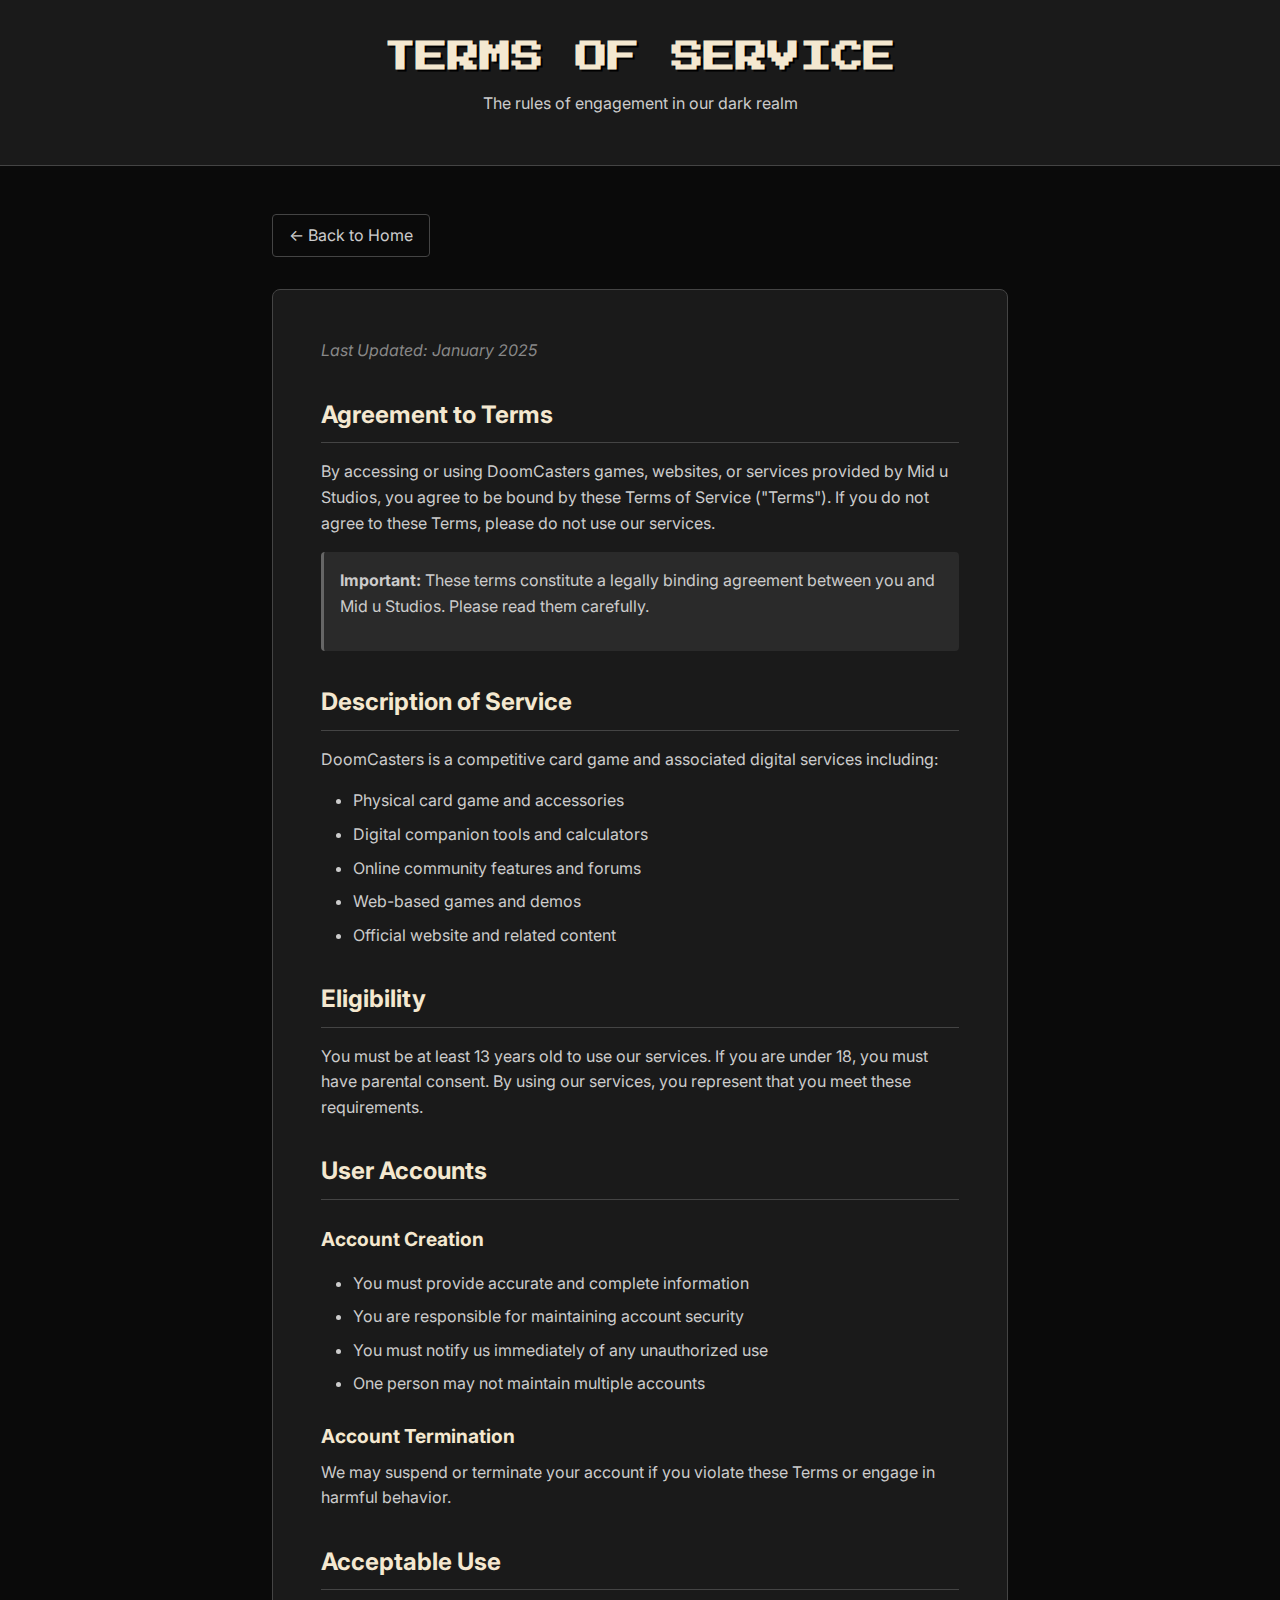
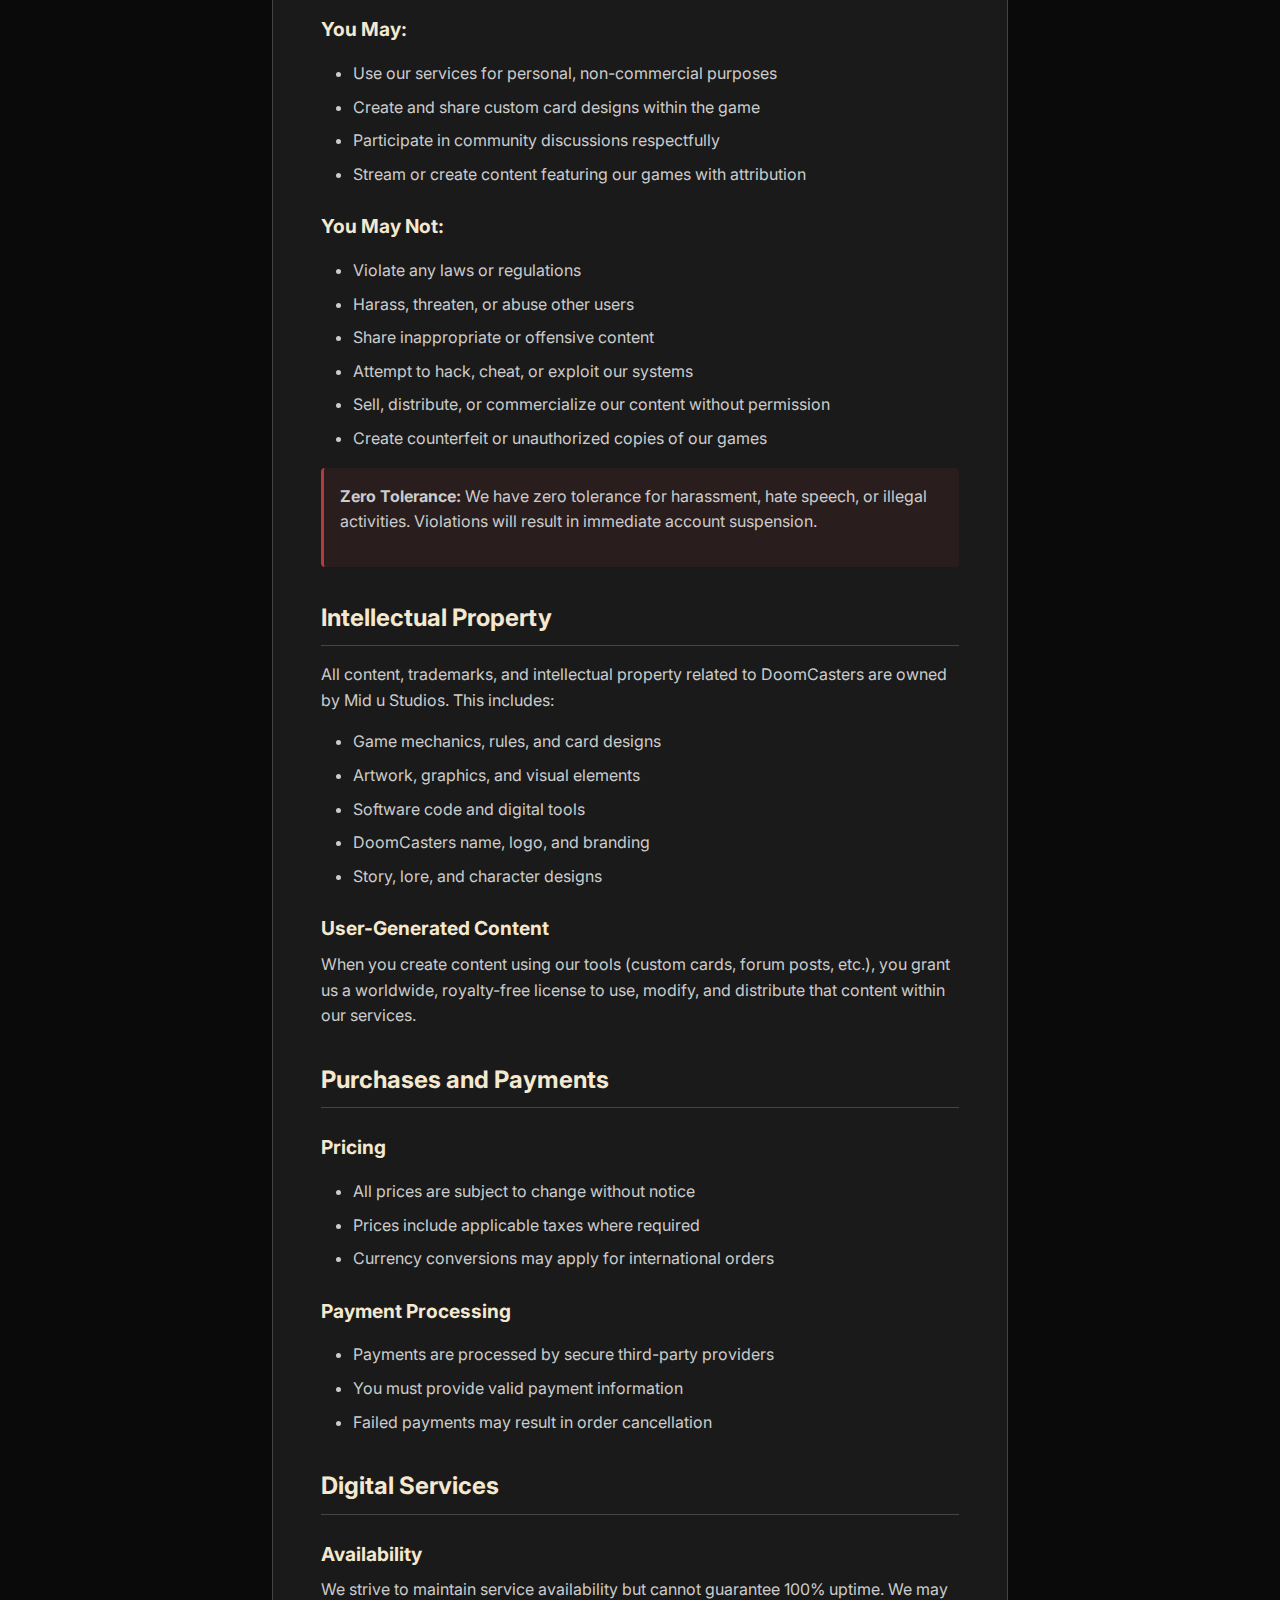
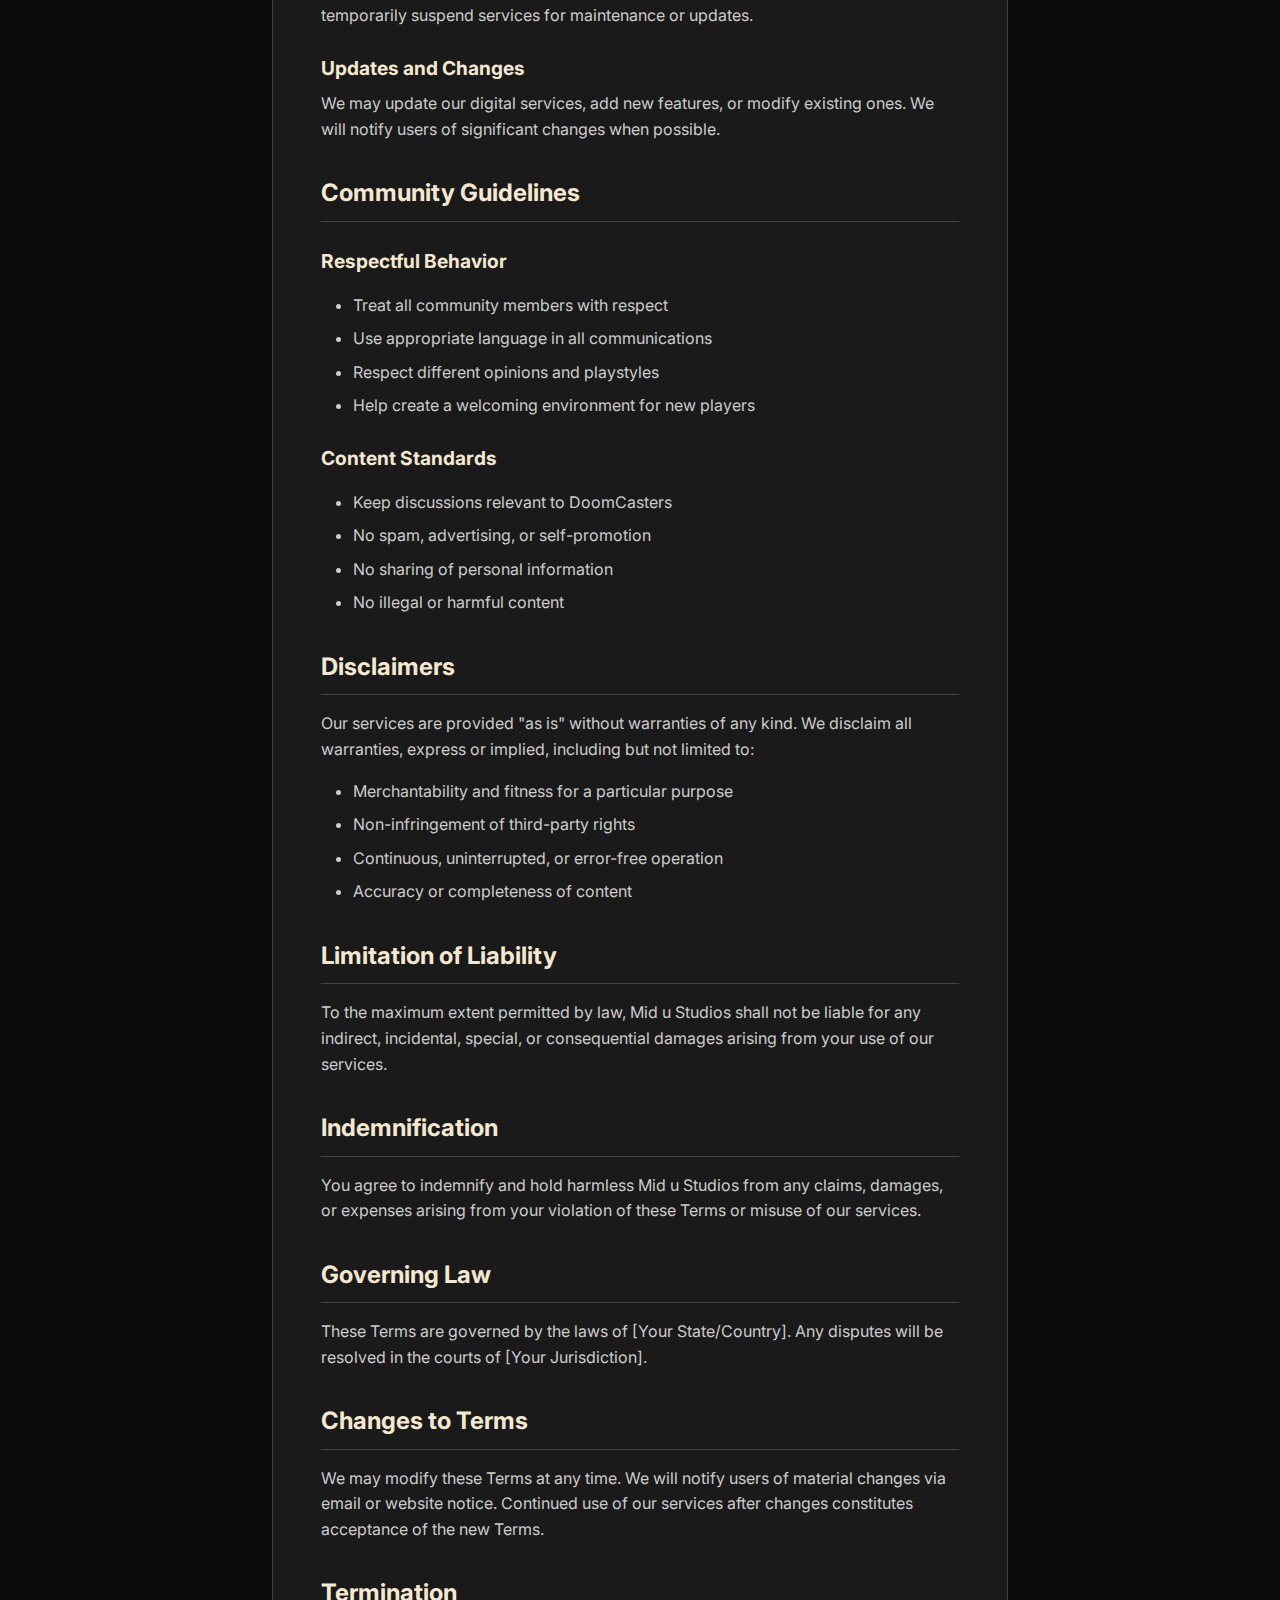
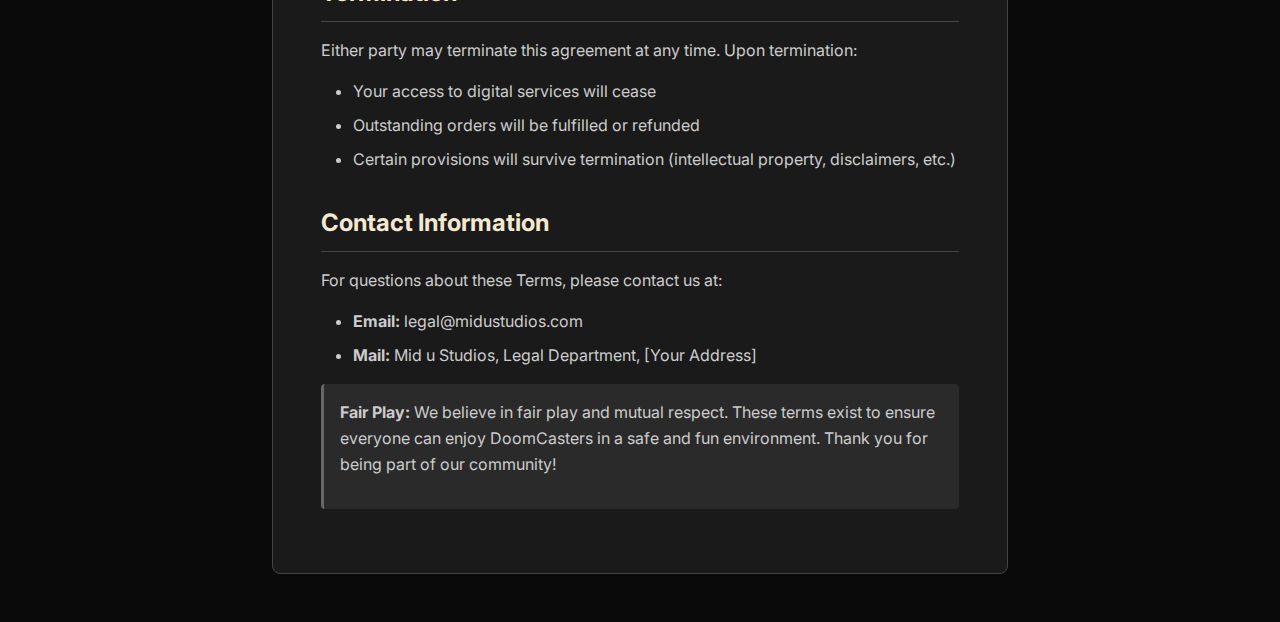
<file: terms.html>
<!DOCTYPE html>
<html lang="en">
<head>
    <meta charset="UTF-8">
    <meta name="viewport" content="width=device-width, initial-scale=1.0">
    <title>Terms of Service - DoomCasters</title>
    <link href="https://fonts.googleapis.com/css2?family=Press+Start+2P&family=Inter:wght@300;400;600;700&display=swap" rel="stylesheet">
    <style>
        * {
            margin: 0;
            padding: 0;
            box-sizing: border-box;
        }

        :root {
            --primary-bg: #0a0a0a;
            --secondary-bg: #1a1a1a;
            --accent-bg: #2a2a2a;
            --text-primary: #f4e8d0;
            --text-secondary: #ccc;
            --text-muted: #888;
            --border-color: #444;
            --accent-color: #666;
        }

        body {
            font-family: 'Inter', sans-serif;
            background: var(--primary-bg);
            color: var(--text-primary);
            line-height: 1.6;
        }

        .pixel-font {
            font-family: 'Press Start 2P', cursive;
        }

        .header {
            background: var(--secondary-bg);
            border-bottom: 1px solid var(--border-color);
            padding: 2rem 0;
            text-align: center;
        }

        .header h1 {
            font-size: 2rem;
            margin-bottom: 0.5rem;
            text-shadow: 2px 2px 0 #000;
        }

        .header p {
            color: var(--text-secondary);
        }

        .container {
            max-width: 800px;
            margin: 0 auto;
            padding: 3rem 2rem;
        }

        .back-link {
            display: inline-block;
            color: var(--text-secondary);
            text-decoration: none;
            margin-bottom: 2rem;
            padding: 0.5rem 1rem;
            border: 1px solid var(--border-color);
            border-radius: 4px;
            transition: all 0.3s;
        }

        .back-link:hover {
            color: var(--text-primary);
            border-color: var(--accent-color);
        }

        .content {
            background: var(--secondary-bg);
            border: 1px solid var(--border-color);
            border-radius: 8px;
            padding: 3rem;
        }

        h2 {
            font-size: 1.5rem;
            color: var(--text-primary);
            margin: 2rem 0 1rem 0;
            border-bottom: 1px solid var(--border-color);
            padding-bottom: 0.5rem;
        }

        h2:first-child {
            margin-top: 0;
        }

        h3 {
            font-size: 1.2rem;
            color: var(--text-primary);
            margin: 1.5rem 0 0.5rem 0;
        }

        p {
            margin-bottom: 1rem;
            color: var(--text-secondary);
        }

        ul, ol {
            margin: 1rem 0 1rem 2rem;
            color: var(--text-secondary);
        }

        li {
            margin-bottom: 0.5rem;
        }

        .highlight {
            background: var(--accent-bg);
            padding: 1rem;
            border-left: 3px solid var(--accent-color);
            margin: 1rem 0;
            border-radius: 4px;
        }

        .warning {
            background: rgba(180, 60, 60, 0.1);
            border-left: 3px solid #b43c3c;
            padding: 1rem;
            margin: 1rem 0;
            border-radius: 4px;
        }

        .last-updated {
            color: var(--text-muted);
            font-style: italic;
            margin-bottom: 2rem;
        }

        @media (max-width: 768px) {
            .container {
                padding: 2rem 1rem;
            }

            .content {
                padding: 2rem;
            }

            .header h1 {
                font-size: 1.5rem;
            }

            h2 {
                font-size: 1.3rem;
            }
        }
    </style>
</head>
<body>
    <div class="header">
        <h1 class="pixel-font">TERMS OF SERVICE</h1>
        <p>The rules of engagement in our dark realm</p>
    </div>

    <div class="container">
        <a href="index.html" class="back-link">← Back to Home</a>
        
        <div class="content">
            <p class="last-updated">Last Updated: January 2025</p>

            <h2>Agreement to Terms</h2>
            <p>By accessing or using DoomCasters games, websites, or services provided by Mid u Studios, you agree to be bound by these Terms of Service ("Terms"). If you do not agree to these Terms, please do not use our services.</p>

            <div class="highlight">
                <p><strong>Important:</strong> These terms constitute a legally binding agreement between you and Mid u Studios. Please read them carefully.</p>
            </div>

            <h2>Description of Service</h2>
            <p>DoomCasters is a competitive card game and associated digital services including:</p>
            <ul>
                <li>Physical card game and accessories</li>
                <li>Digital companion tools and calculators</li>
                <li>Online community features and forums</li>
                <li>Web-based games and demos</li>
                <li>Official website and related content</li>
            </ul>

            <h2>Eligibility</h2>
            <p>You must be at least 13 years old to use our services. If you are under 18, you must have parental consent. By using our services, you represent that you meet these requirements.</p>

            <h2>User Accounts</h2>
            <h3>Account Creation</h3>
            <ul>
                <li>You must provide accurate and complete information</li>
                <li>You are responsible for maintaining account security</li>
                <li>You must notify us immediately of any unauthorized use</li>
                <li>One person may not maintain multiple accounts</li>
            </ul>

            <h3>Account Termination</h3>
            <p>We may suspend or terminate your account if you violate these Terms or engage in harmful behavior.</p>

            <h2>Acceptable Use</h2>
            <h3>You May:</h3>
            <ul>
                <li>Use our services for personal, non-commercial purposes</li>
                <li>Create and share custom card designs within the game</li>
                <li>Participate in community discussions respectfully</li>
                <li>Stream or create content featuring our games with attribution</li>
            </ul>

            <h3>You May Not:</h3>
            <ul>
                <li>Violate any laws or regulations</li>
                <li>Harass, threaten, or abuse other users</li>
                <li>Share inappropriate or offensive content</li>
                <li>Attempt to hack, cheat, or exploit our systems</li>
                <li>Sell, distribute, or commercialize our content without permission</li>
                <li>Create counterfeit or unauthorized copies of our games</li>
            </ul>

            <div class="warning">
                <p><strong>Zero Tolerance:</strong> We have zero tolerance for harassment, hate speech, or illegal activities. Violations will result in immediate account suspension.</p>
            </div>

            <h2>Intellectual Property</h2>
            <p>All content, trademarks, and intellectual property related to DoomCasters are owned by Mid u Studios. This includes:</p>
            <ul>
                <li>Game mechanics, rules, and card designs</li>
                <li>Artwork, graphics, and visual elements</li>
                <li>Software code and digital tools</li>
                <li>DoomCasters name, logo, and branding</li>
                <li>Story, lore, and character designs</li>
            </ul>

            <h3>User-Generated Content</h3>
            <p>When you create content using our tools (custom cards, forum posts, etc.), you grant us a worldwide, royalty-free license to use, modify, and distribute that content within our services.</p>

            <h2>Purchases and Payments</h2>
            <h3>Pricing</h3>
            <ul>
                <li>All prices are subject to change without notice</li>
                <li>Prices include applicable taxes where required</li>
                <li>Currency conversions may apply for international orders</li>
            </ul>

            <h3>Payment Processing</h3>
            <ul>
                <li>Payments are processed by secure third-party providers</li>
                <li>You must provide valid payment information</li>
                <li>Failed payments may result in order cancellation</li>
            </ul>

            <h2>Digital Services</h2>
            <h3>Availability</h3>
            <p>We strive to maintain service availability but cannot guarantee 100% uptime. We may temporarily suspend services for maintenance or updates.</p>

            <h3>Updates and Changes</h3>
            <p>We may update our digital services, add new features, or modify existing ones. We will notify users of significant changes when possible.</p>

            <h2>Community Guidelines</h2>
            <h3>Respectful Behavior</h3>
            <ul>
                <li>Treat all community members with respect</li>
                <li>Use appropriate language in all communications</li>
                <li>Respect different opinions and playstyles</li>
                <li>Help create a welcoming environment for new players</li>
            </ul>

            <h3>Content Standards</h3>
            <ul>
                <li>Keep discussions relevant to DoomCasters</li>
                <li>No spam, advertising, or self-promotion</li>
                <li>No sharing of personal information</li>
                <li>No illegal or harmful content</li>
            </ul>

            <h2>Disclaimers</h2>
            <p>Our services are provided "as is" without warranties of any kind. We disclaim all warranties, express or implied, including but not limited to:</p>
            <ul>
                <li>Merchantability and fitness for a particular purpose</li>
                <li>Non-infringement of third-party rights</li>
                <li>Continuous, uninterrupted, or error-free operation</li>
                <li>Accuracy or completeness of content</li>
            </ul>

            <h2>Limitation of Liability</h2>
            <p>To the maximum extent permitted by law, Mid u Studios shall not be liable for any indirect, incidental, special, or consequential damages arising from your use of our services.</p>

            <h2>Indemnification</h2>
            <p>You agree to indemnify and hold harmless Mid u Studios from any claims, damages, or expenses arising from your violation of these Terms or misuse of our services.</p>

            <h2>Governing Law</h2>
            <p>These Terms are governed by the laws of [Your State/Country]. Any disputes will be resolved in the courts of [Your Jurisdiction].</p>

            <h2>Changes to Terms</h2>
            <p>We may modify these Terms at any time. We will notify users of material changes via email or website notice. Continued use of our services after changes constitutes acceptance of the new Terms.</p>

            <h2>Termination</h2>
            <p>Either party may terminate this agreement at any time. Upon termination:</p>
            <ul>
                <li>Your access to digital services will cease</li>
                <li>Outstanding orders will be fulfilled or refunded</li>
                <li>Certain provisions will survive termination (intellectual property, disclaimers, etc.)</li>
            </ul>

            <h2>Contact Information</h2>
            <p>For questions about these Terms, please contact us at:</p>
            <ul>
                <li><strong>Email:</strong> legal@midustudios.com</li>
                <li><strong>Mail:</strong> Mid u Studios, Legal Department, [Your Address]</li>
            </ul>

            <div class="highlight">
                <p><strong>Fair Play:</strong> We believe in fair play and mutual respect. These terms exist to ensure everyone can enjoy DoomCasters in a safe and fun environment. Thank you for being part of our community!</p>
            </div>
        </div>
    </div>
</body>
</html>
</file>
